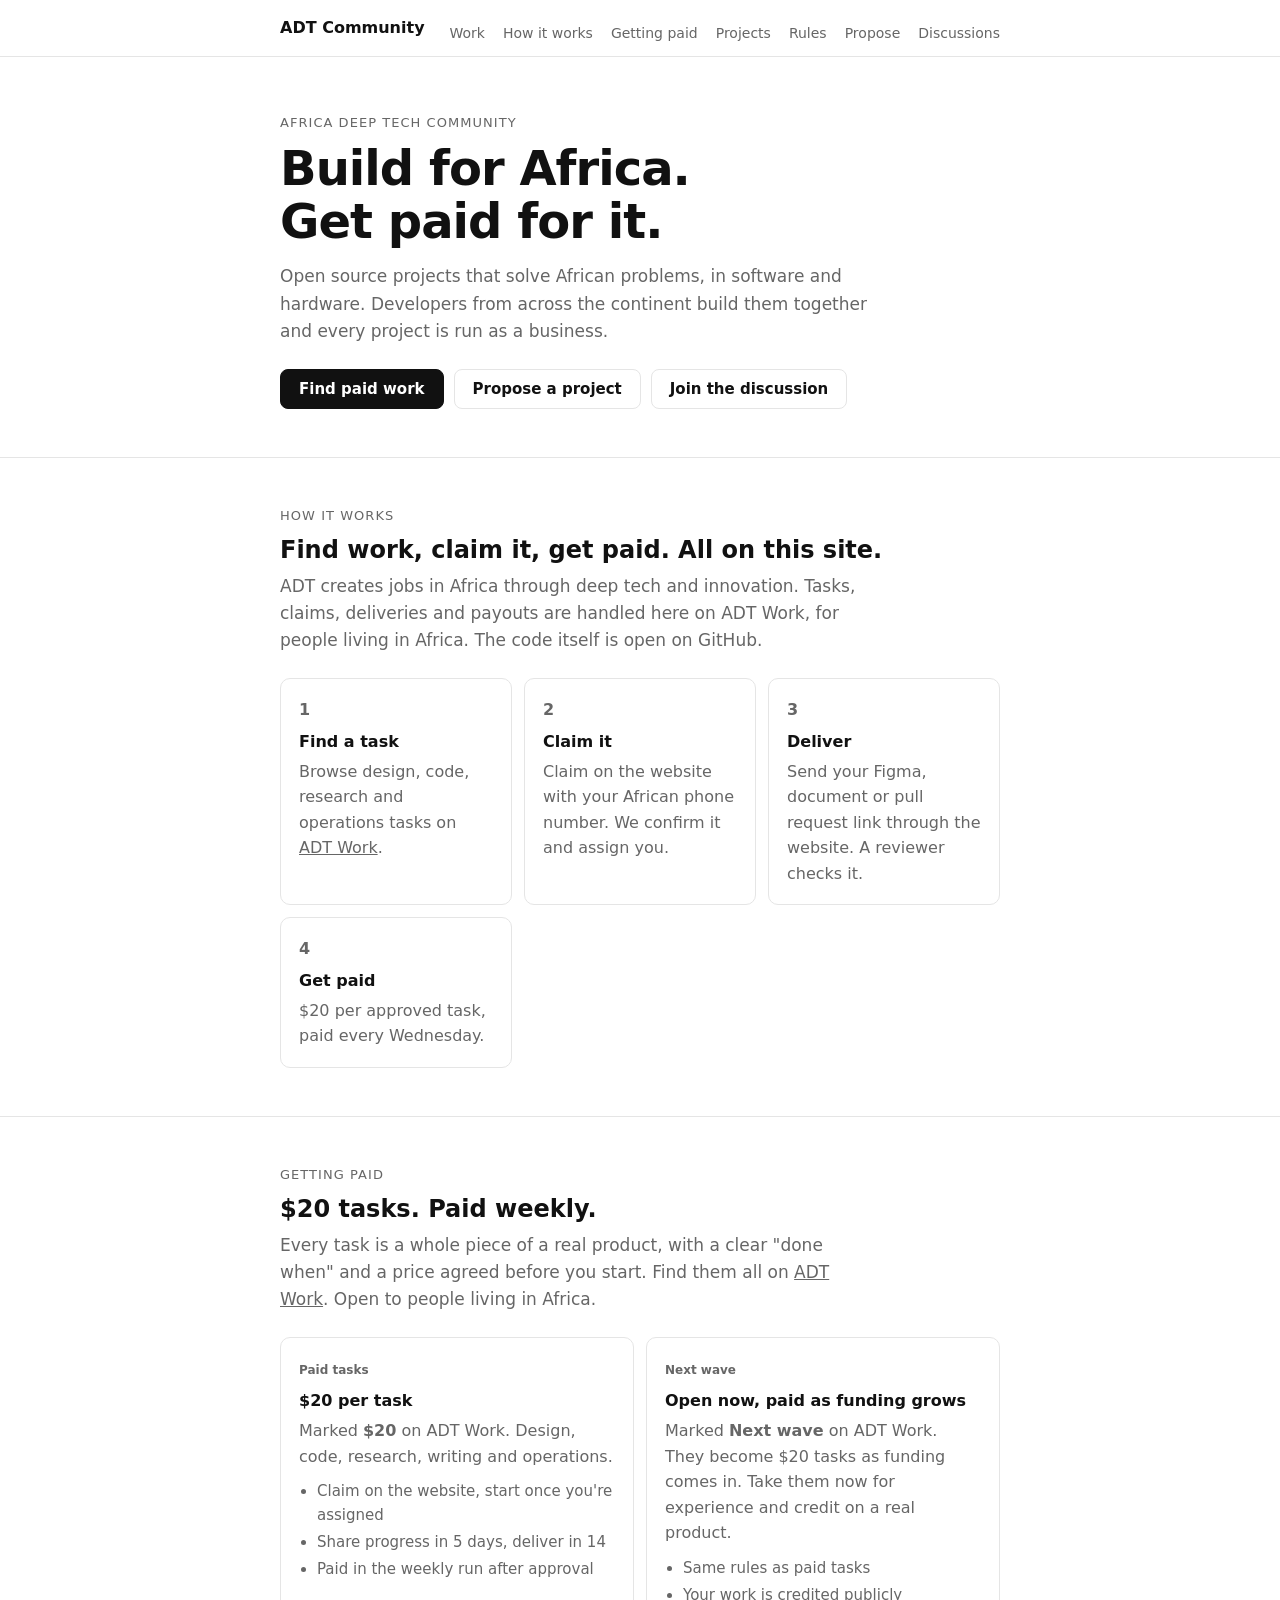
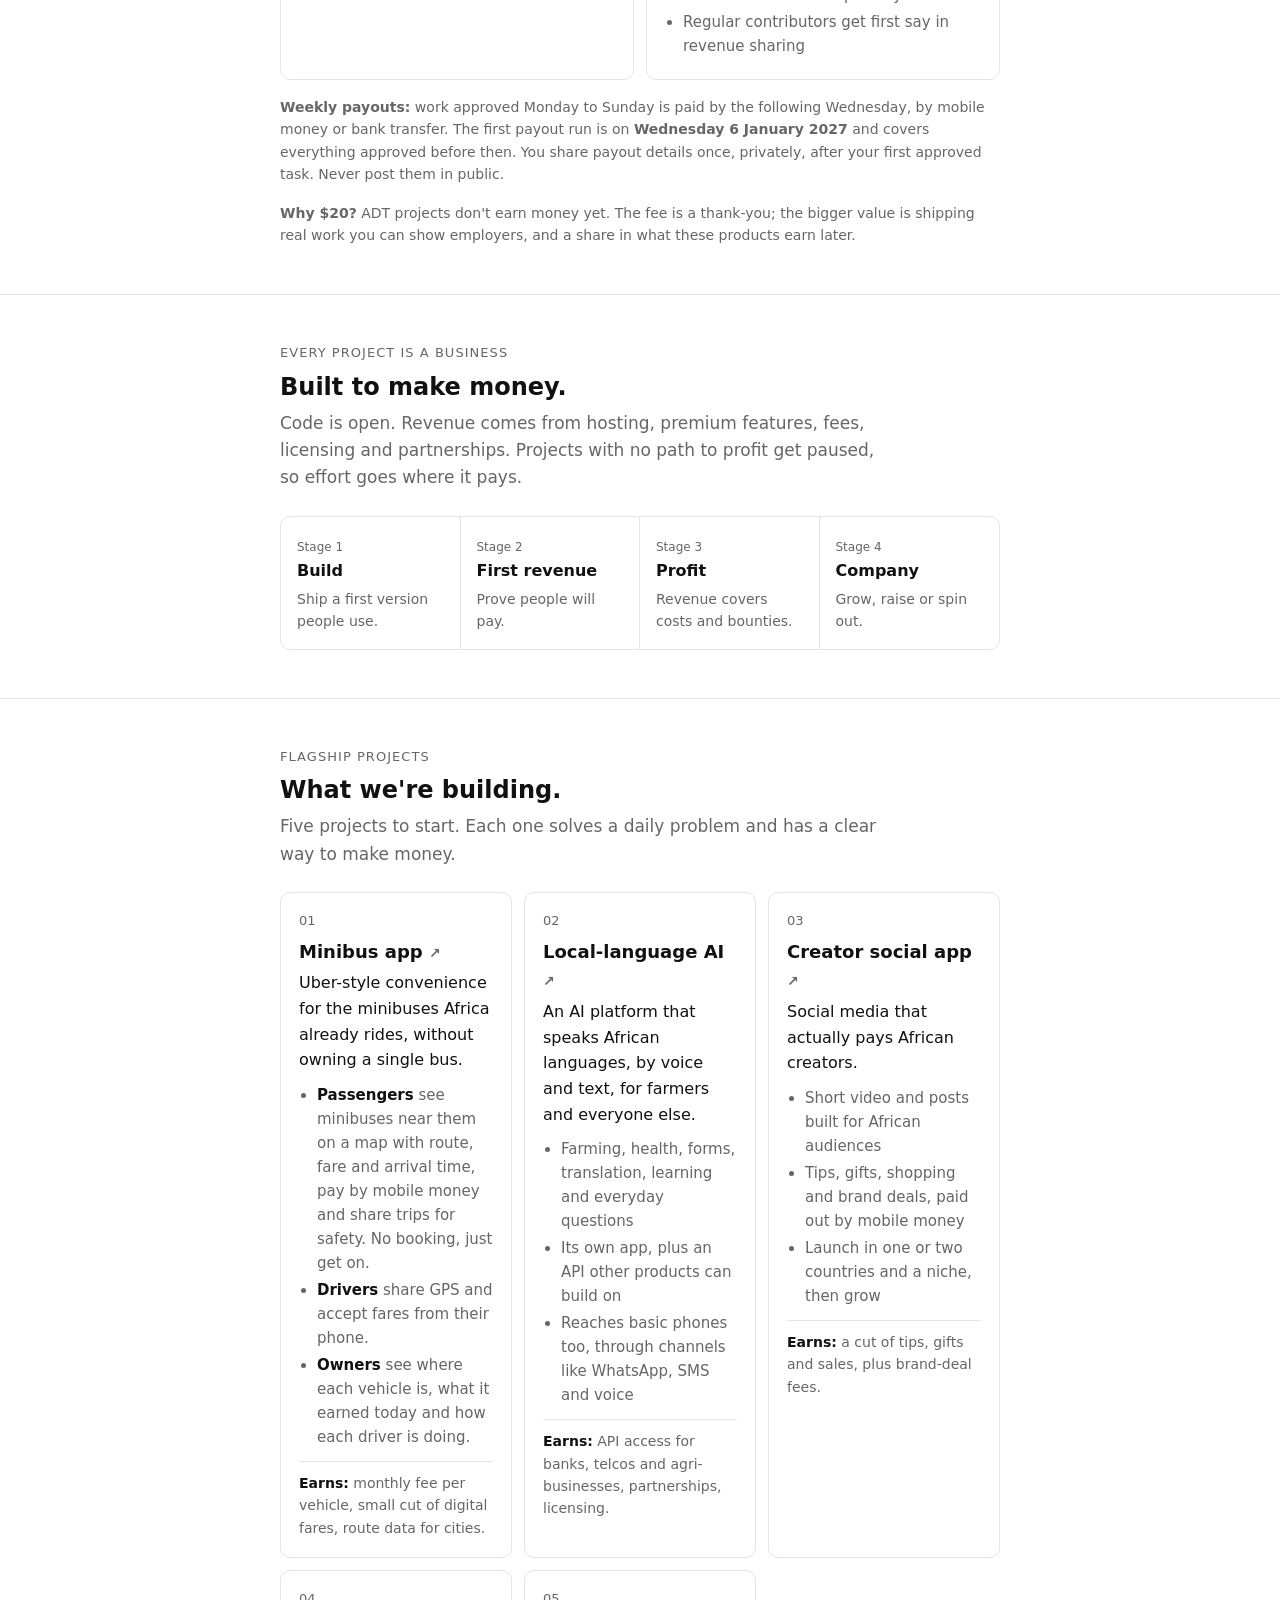
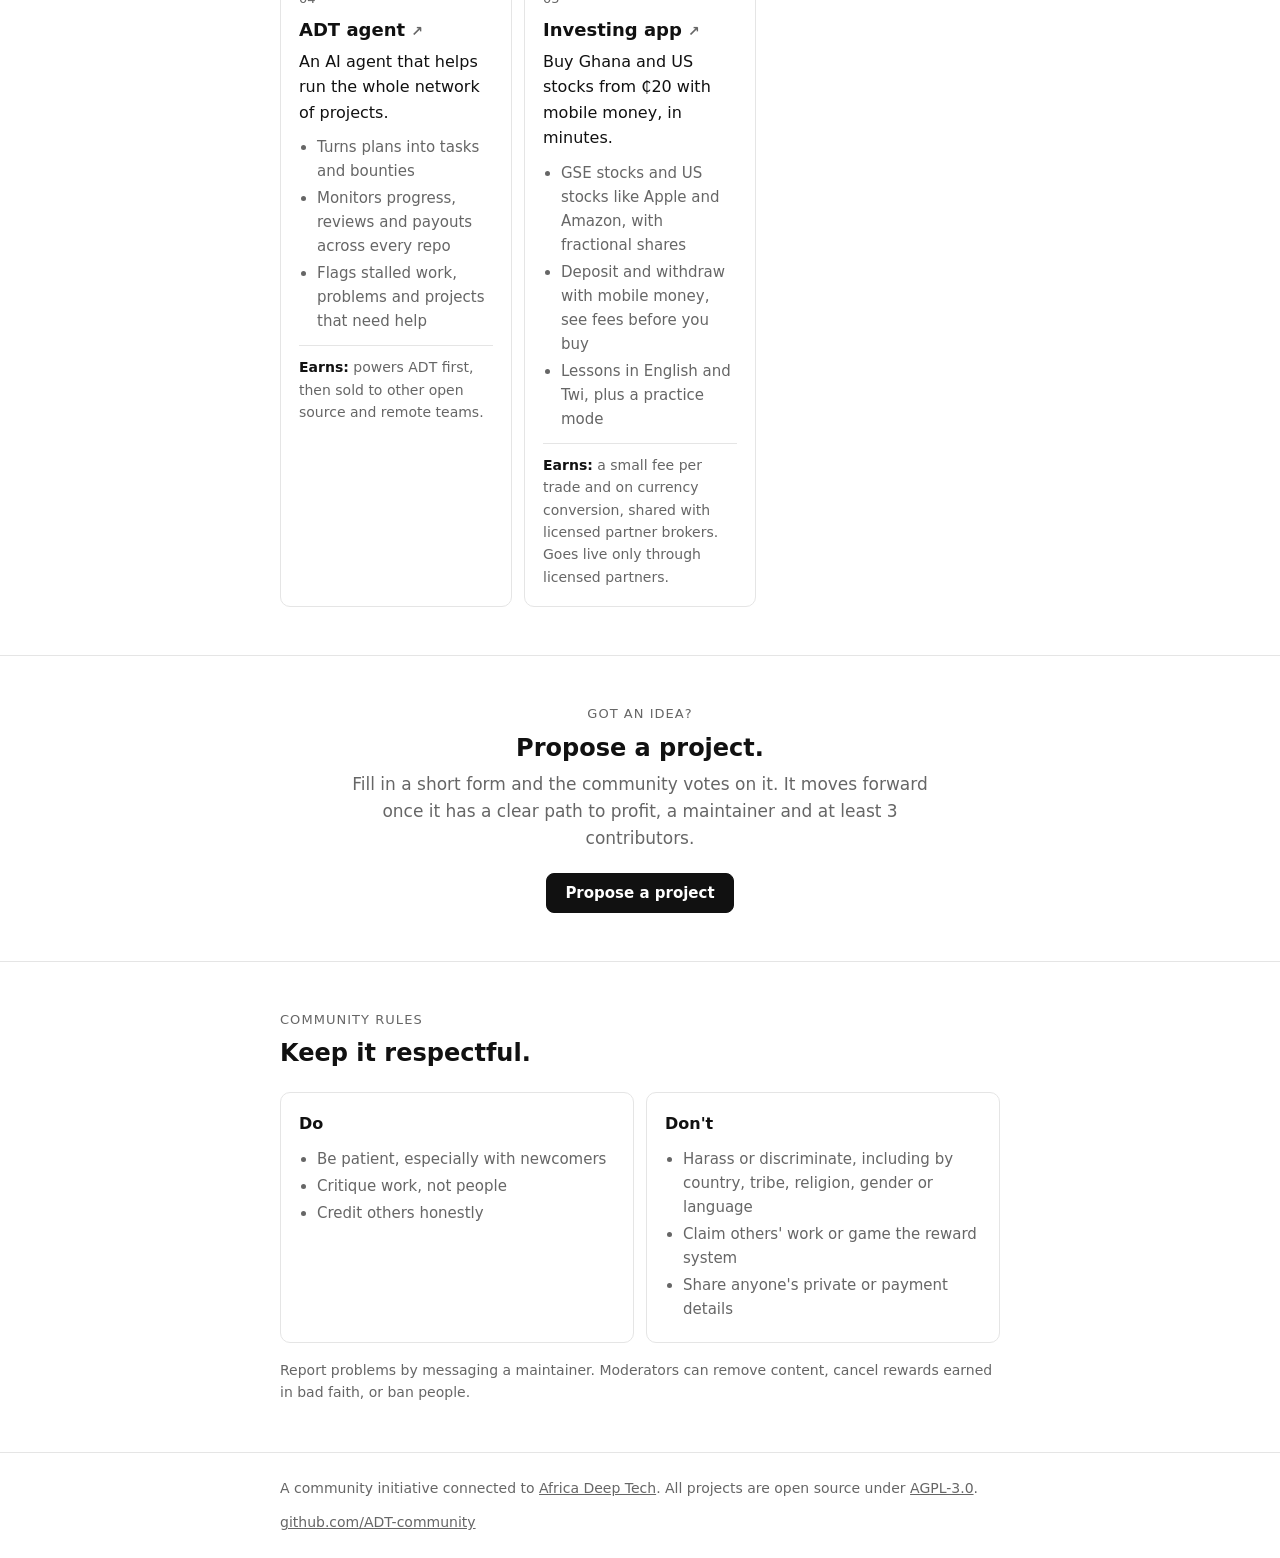
<file: index.html>
<!DOCTYPE html>
<html lang="en">
<head>
<meta charset="utf-8">
<meta name="viewport" content="width=device-width, initial-scale=1">
<title>ADT Forum — Build for Africa. Get paid.</title>
<meta name="description" content="Open source projects solving African problems. Developers across the continent build them together and get paid through bounties and goals.">
<link rel="stylesheet" href="style.css">
</head>
<body>

<nav><div class="wrap">
  <a class="logo" href="#">ADT Community</a>
  <ul>
    <li><a href="work.html">Work</a></li>
    <li><a href="#how">How it works</a></li>
    <li><a href="#paid">Getting paid</a></li>
    <li><a href="#projects">Projects</a></li>
    <li><a href="#rules">Rules</a></li>
    <li><a href="propose.html">Propose</a></li>
    <li><a href="https://github.com/ADT-community/adt-community.github.io/discussions">Discussions</a></li>
  </ul>
</div></nav>

<header class="hero"><div class="wrap">
  <p class="kicker">Africa Deep Tech community</p>
  <h1>Build for Africa.<br><em>Get paid</em> for it.</h1>
  <p class="lead">Open source projects that solve African problems, in software and hardware. Developers from across the continent build them together and every project is run as a business.</p>
  <div class="btns">
    <a class="btn primary" href="work.html">Find paid work</a>
    <a class="btn ghost" href="propose.html">Propose a project</a>
    <a class="btn ghost" href="https://github.com/ADT-community/adt-community.github.io/discussions">Join the discussion</a>
  </div>
</div></header>

<section id="how"><div class="wrap">
  <p class="kicker">How it works</p>
  <h2>Find work, claim it, get paid. All on this site.</h2>
  <p class="lead">ADT creates jobs in Africa through deep tech and innovation. Tasks, claims, deliveries and payouts are handled here on ADT Work, for people living in Africa. The code itself is open on GitHub.</p>
  <div class="grid">
    <div class="card"><div class="num">1</div><h3>Find a task</h3><p>Browse design, code, research and operations tasks on <a href="work.html">ADT Work</a>.</p></div>
    <div class="card"><div class="num">2</div><h3>Claim it</h3><p>Claim on the website with your African phone number. We confirm it and assign you.</p></div>
    <div class="card"><div class="num">3</div><h3>Deliver</h3><p>Send your Figma, document or pull request link through the website. A reviewer checks it.</p></div>
    <div class="card"><div class="num">4</div><h3>Get paid</h3><p>$20 per approved task, paid every Wednesday.</p></div>
  </div>
</div></section>

<section id="paid"><div class="wrap">
  <p class="kicker">Getting paid</p>
  <h2>$20 tasks. Paid weekly.</h2>
  <p class="lead">Every task is a whole piece of a real product, with a clear "done when" and a price agreed before you start. Find them all on <a href="work.html">ADT Work</a>. Open to people living in Africa.</p>
  <div class="pay">
    <div class="card">
      <span class="tag b">Paid tasks</span>
      <h3>$20 per task</h3>
      <p>Marked <b>$20</b> on ADT Work. Design, code, research, writing and operations.</p>
      <ul>
        <li>Claim on the website, start once you're assigned</li>
        <li>Share progress in 5 days, deliver in 14</li>
        <li>Paid in the weekly run after approval</li>
      </ul>
    </div>
    <div class="card">
      <span class="tag g">Next wave</span>
      <h3>Open now, paid as funding grows</h3>
      <p>Marked <b>Next wave</b> on ADT Work. They become $20 tasks as funding comes in. Take them now for experience and credit on a real product.</p>
      <ul>
        <li>Same rules as paid tasks</li>
        <li>Your work is credited publicly</li>
        <li>Regular contributors get first say in revenue sharing</li>
      </ul>
    </div>
  </div>
  <p class="note"><b>Weekly payouts:</b> work approved Monday to Sunday is paid by the following Wednesday, by mobile money or bank transfer. The first payout run is on <b>Wednesday 6 January 2027</b> and covers everything approved before then. You share payout details once, privately, after your first approved task. Never post them in public.</p>
  <p class="note"><b>Why $20?</b> ADT projects don't earn money yet. The fee is a thank-you; the bigger value is shipping real work you can show employers, and a share in what these products earn later.</p>
</div></section>

<section><div class="wrap">
  <p class="kicker">Every project is a business</p>
  <h2>Built to make money.</h2>
  <p class="lead">Code is open. Revenue comes from hosting, premium features, fees, licensing and partnerships. Projects with no path to profit get paused, so effort goes where it pays.</p>
  <div class="stages">
    <div class="stage"><small>Stage 1</small><h3>Build</h3><p>Ship a first version people use.</p></div>
    <div class="stage"><small>Stage 2</small><h3>First revenue</h3><p>Prove people will pay.</p></div>
    <div class="stage"><small>Stage 3</small><h3>Profit</h3><p>Revenue covers costs and bounties.</p></div>
    <div class="stage"><small>Stage 4</small><h3>Company</h3><p>Grow, raise or spin out.</p></div>
  </div>
</div></section>

<section id="projects"><div class="wrap">
  <p class="kicker">Flagship projects</p>
  <h2>What we're building.</h2>
  <p class="lead">Five projects to start. Each one solves a daily problem and has a clear way to make money.</p>
  <div class="flag">
    <article class="fp">
      <span class="no">01</span>
      <h3><a href="https://github.com/ADT-community/trans_sport">Minibus app <span>↗</span></a></h3>
      <p class="sum">Uber-style convenience for the minibuses Africa already rides, without owning a single bus.</p>
      <ul>
        <li><b>Passengers</b> see minibuses near them on a map with route, fare and arrival time, pay by mobile money and share trips for safety. No booking, just get on.</li>
        <li><b>Drivers</b> share GPS and accept fares from their phone.</li>
        <li><b>Owners</b> see where each vehicle is, what it earned today and how each driver is doing.</li>
      </ul>
      <p class="earn"><b>Earns:</b> monthly fee per vehicle, small cut of digital fares, route data for cities.</p>
    </article>
    <article class="fp">
      <span class="no">02</span>
      <h3><a href="https://github.com/ADT-community/locallity_ai">Local-language AI <span>↗</span></a></h3>
      <p class="sum">An AI platform that speaks African languages, by voice and text, for farmers and everyone else.</p>
      <ul>
        <li>Farming, health, forms, translation, learning and everyday questions</li>
        <li>Its own app, plus an API other products can build on</li>
        <li>Reaches basic phones too, through channels like WhatsApp, SMS and voice</li>
      </ul>
      <p class="earn"><b>Earns:</b> API access for banks, telcos and agri-businesses, partnerships, licensing.</p>
    </article>
    <article class="fp">
      <span class="no">03</span>
      <h3><a href="https://github.com/ADT-community/content_feed">Creator social app <span>↗</span></a></h3>
      <p class="sum">Social media that actually pays African creators.</p>
      <ul>
        <li>Short video and posts built for African audiences</li>
        <li>Tips, gifts, shopping and brand deals, paid out by mobile money</li>
        <li>Launch in one or two countries and a niche, then grow</li>
      </ul>
      <p class="earn"><b>Earns:</b> a cut of tips, gifts and sales, plus brand-deal fees.</p>
    </article>
    <article class="fp">
      <span class="no">04</span>
      <h3><a href="https://github.com/ADT-community/ADT_agent">ADT agent <span>↗</span></a></h3>
      <p class="sum">An AI agent that helps run the whole network of projects.</p>
      <ul>
        <li>Turns plans into tasks and bounties</li>
        <li>Monitors progress, reviews and payouts across every repo</li>
        <li>Flags stalled work, problems and projects that need help</li>
      </ul>
      <p class="earn"><b>Earns:</b> powers ADT first, then sold to other open source and remote teams.</p>
    </article>
    <article class="fp">
      <span class="no">05</span>
      <h3><a href="invest/">Investing app <span>↗</span></a></h3>
      <p class="sum">Buy Ghana and US stocks from ₵20 with mobile money, in minutes.</p>
      <ul>
        <li>GSE stocks and US stocks like Apple and Amazon, with fractional shares</li>
        <li>Deposit and withdraw with mobile money, see fees before you buy</li>
        <li>Lessons in English and Twi, plus a practice mode</li>
      </ul>
      <p class="earn"><b>Earns:</b> a small fee per trade and on currency conversion, shared with licensed partner brokers. Goes live only through licensed partners.</p>
    </article>
  </div>
</div></section>

<section class="cta"><div class="wrap">
  <p class="kicker">Got an idea?</p>
  <h2>Propose a project.</h2>
  <p class="lead">Fill in a short form and the community votes on it. It moves forward once it has a clear path to profit, a maintainer and at least 3 contributors.</p>
  <div class="btns">
    <a class="btn primary" href="propose.html">Propose a project</a>
  </div>
</div></section>

<section id="rules"><div class="wrap">
  <p class="kicker">Community rules</p>
  <h2>Keep it respectful.</h2>
  <div class="rules">
    <div class="card"><h3>Do</h3><ul>
      <li>Be patient, especially with newcomers</li>
      <li>Critique work, not people</li>
      <li>Credit others honestly</li>
    </ul></div>
    <div class="card"><h3>Don't</h3><ul>
      <li>Harass or discriminate, including by country, tribe, religion, gender or language</li>
      <li>Claim others' work or game the reward system</li>
      <li>Share anyone's private or payment details</li>
    </ul></div>
  </div>
  <p class="note">Report problems by messaging a maintainer. Moderators can remove content, cancel rewards earned in bad faith, or ban people.</p>
</div></section>

<footer><div class="wrap">
  <span>A community initiative connected to <a href="https://africadeeptech.org">Africa Deep Tech</a>. All projects are open source under <a href="https://www.gnu.org/licenses/agpl-3.0.html">AGPL-3.0</a>.</span>
  <a href="https://github.com/ADT-community">github.com/ADT-community</a>
</div></footer>

</body>
</html>
</file>
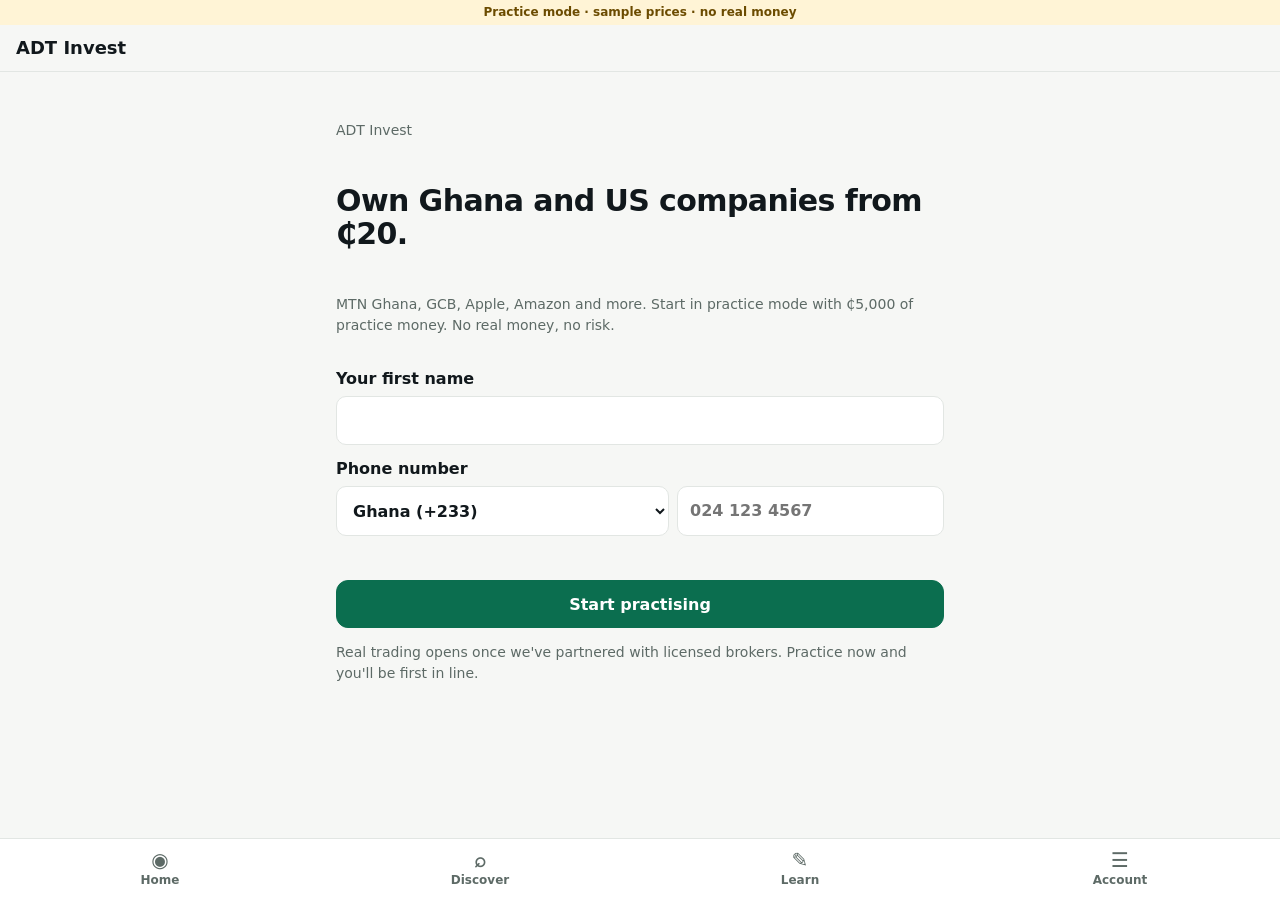
<file: invest/index.html>
<!DOCTYPE html>
<html lang="en">
<head>
<meta charset="utf-8">
<meta name="viewport" content="width=device-width, initial-scale=1, viewport-fit=cover">
<meta name="theme-color" content="#0b6e4f">
<title>ADT Invest · Practice</title>
<meta name="description" content="Buy Ghana and US shares from ₵20. Practice for free with ADT Invest.">
<link rel="stylesheet" href="styles.css">
</head>
<body>
<div class="practice-bar" role="note">Practice mode · sample prices · no real money</div>
<header class="top" id="top">
  <button class="icon back" id="back" aria-label="Back" hidden>←</button>
  <h1 id="title">ADT Invest</h1>
  <span class="cash" id="cash"></span>
</header>
<main id="view" tabindex="-1"></main>
<nav class="tabs" id="tabs" aria-label="Main">
  <a href="#home" data-tab="home"><span aria-hidden="true">◉</span>Home</a>
  <a href="#discover" data-tab="discover"><span aria-hidden="true">⌕</span>Discover</a>
  <a href="#learn" data-tab="learn"><span aria-hidden="true">✎</span>Learn</a>
  <a href="#account" data-tab="account"><span aria-hidden="true">☰</span>Account</a>
</nav>
<div class="sheet-bg" id="sheetbg" hidden></div>
<section class="sheet" id="sheet" role="dialog" aria-modal="true" hidden></section>
<div class="toast" id="toast" role="status" aria-live="polite" hidden></div>

<script src="../adt.js"></script>
<script src="data.js"></script>
<script src="lessons.js"></script>
<script src="app.js"></script>
</body>
</html>
</file>
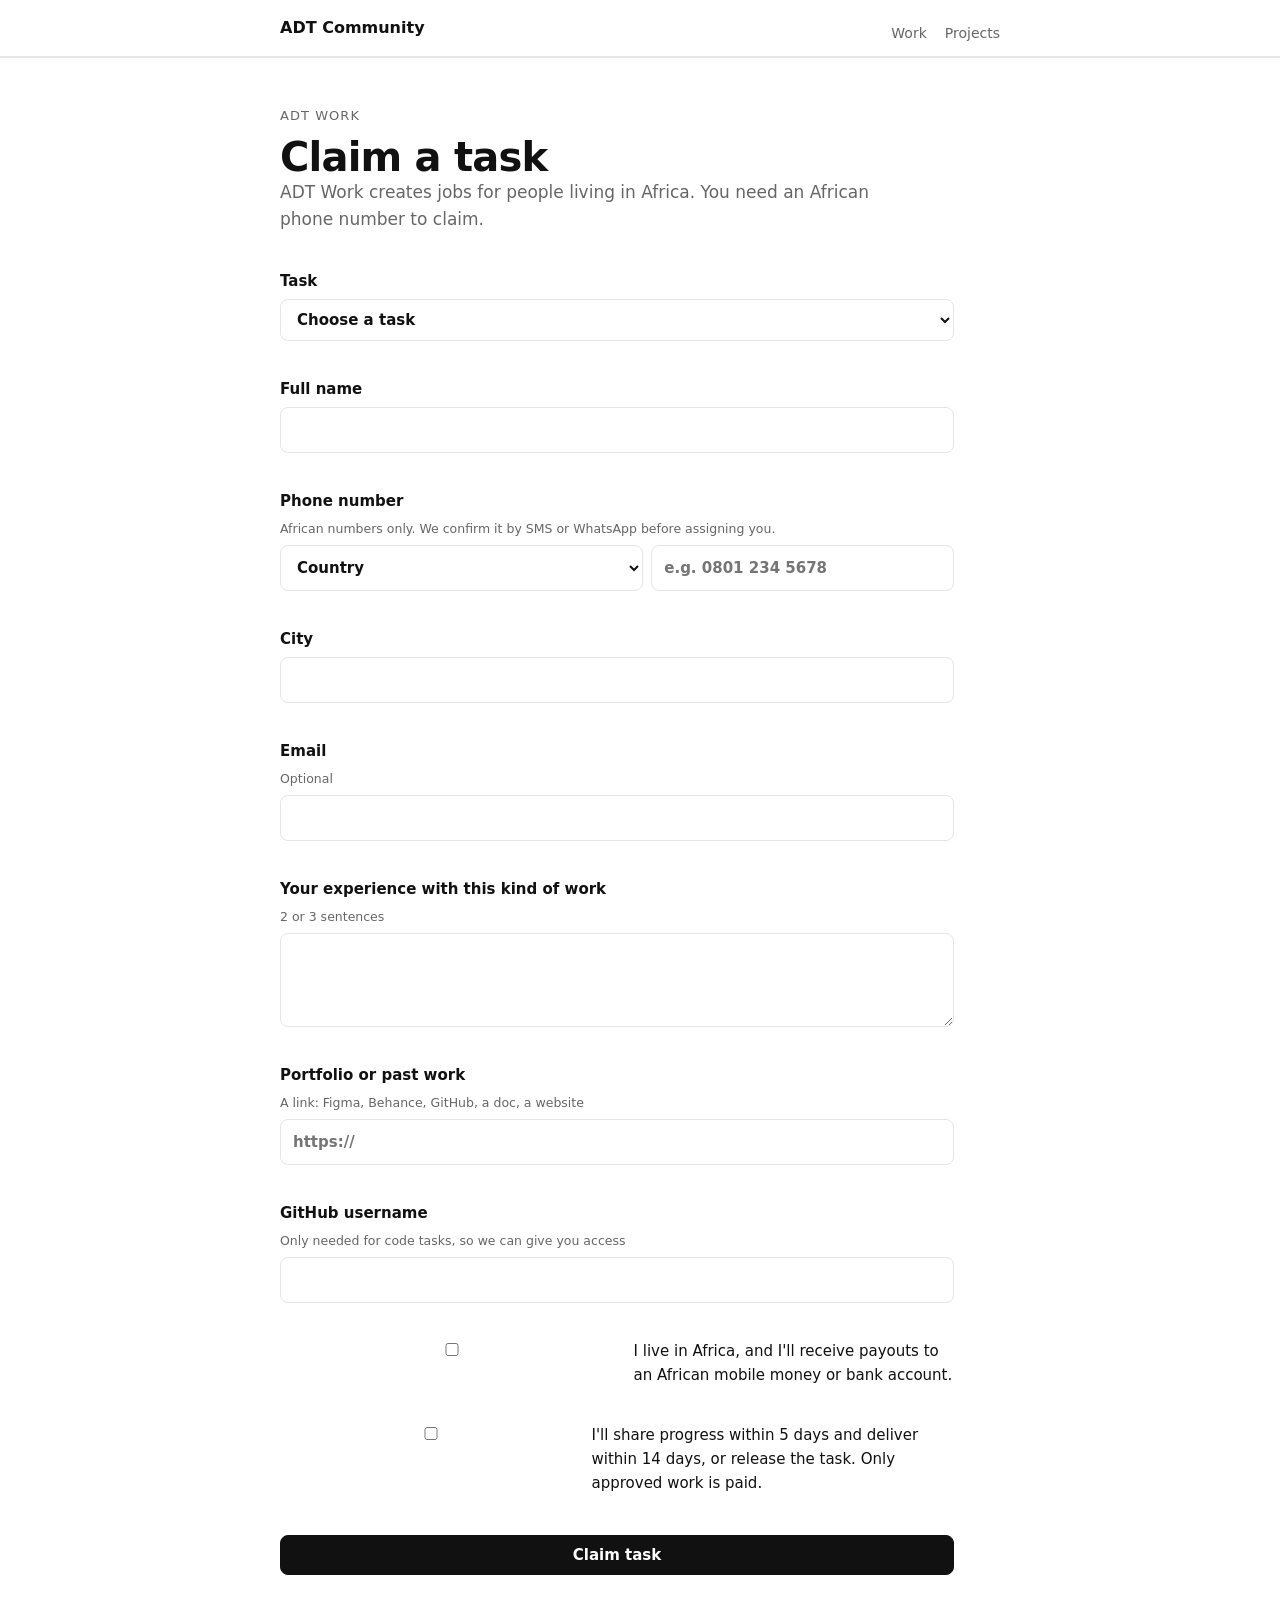
<file: claim.html>
<!DOCTYPE html>
<html lang="en">
<head>
<meta charset="utf-8">
<meta name="viewport" content="width=device-width, initial-scale=1">
<title>Claim a task · ADT Work</title>
<link rel="stylesheet" href="style.css">
<style>
  form { display: grid; gap: 16px; max-width: 560px; margin-top: 20px; }
  label { display: grid; gap: 6px; font-weight: 600; font-size: 15px; }
  label small { font-weight: 400; color: var(--muted); }
  input, select, textarea { font: inherit; padding: 10px 12px; border: 1px solid var(--line); border-radius: 8px; background: var(--bg); color: var(--text); }
  .phone { display: grid; grid-template-columns: minmax(0, 1.2fr) minmax(0, 1fr); gap: 8px; }
  .check { display: flex; gap: 10px; align-items: flex-start; font-weight: 400; }
  .check input { margin-top: 4px; }
  .err { color: #b3261e; font-size: 14px; min-height: 1em; }
  .ok { border: 1px solid var(--line); border-radius: 10px; padding: 16px; }
</style>
</head>
<body>
<nav><div class="wrap">
  <a class="logo" href="index.html">ADT Community</a>
  <ul><li><a href="work.html">Work</a></li><li><a href="index.html#projects">Projects</a></li></ul>
</div></nav>

<section><div class="wrap">
  <p class="kicker">ADT Work</p>
  <h1 style="font-size:clamp(26px,5vw,40px)">Claim a task</h1>
  <p class="lead" id="for">ADT Work creates jobs for people living in Africa. You need an African phone number to claim.</p>

  <form id="claim" novalidate>
    <input type="hidden" name="type" value="claim">
    <label>Task
      <select name="task" id="task" required></select>
    </label>
    <label>Full name
      <input name="name" autocomplete="name" required>
    </label>
    <label>Phone number <small>African numbers only. We confirm it by SMS or WhatsApp before assigning you.</small>
      <div class="phone">
        <select id="code" aria-label="Country code" required></select>
        <input id="local" inputmode="tel" autocomplete="tel-national" placeholder="e.g. 0801 234 5678" aria-label="Phone number" required>
      </div>
    </label>
    <label>City
      <input name="city" autocomplete="address-level2" required>
    </label>
    <label>Email <small>Optional</small>
      <input name="email" type="email" autocomplete="email">
    </label>
    <label>Your experience with this kind of work <small>2 or 3 sentences</small>
      <textarea name="experience" rows="3" required></textarea>
    </label>
    <label>Portfolio or past work <small>A link: Figma, Behance, GitHub, a doc, a website</small>
      <input name="portfolio" type="url" placeholder="https://">
    </label>
    <label>GitHub username <small>Only needed for code tasks, so we can give you access</small>
      <input name="github" autocomplete="username">
    </label>
    <label class="check"><input type="checkbox" name="lives_in_africa" value="yes" required>
      <span>I live in Africa, and I'll receive payouts to an African mobile money or bank account.</span></label>
    <label class="check"><input type="checkbox" name="agrees_rules" value="yes" required>
      <span>I'll share progress within 5 days and deliver within 14 days, or release the task. Only approved work is paid.</span></label>
    <p class="err" id="err" role="alert"></p>
    <button class="btn primary" type="submit">Claim task</button>
  </form>
  <div id="done" hidden></div>
</div></section>

<script src="adt.js"></script>
<script>
(async () => {
  const id = new URLSearchParams(location.search).get("id");
  const sel = document.getElementById("task");
  adtPhoneSelect(document.getElementById("code"));
  try {
    const tasks = (await adtLoadTasks()).filter(t => t.status === "open");
    sel.innerHTML = '<option value="">Choose a task</option>' + tasks.map(t =>
      `<option value="${adtEsc(t.id)}">${adtEsc(t.title)} (${t.paid ? "$" + t.reward : "next wave"})</option>`).join("");
    if (id) sel.value = id;
  } catch (e) { sel.innerHTML = '<option value="">Couldn\'t load tasks</option>'; }

  document.getElementById("claim").addEventListener("submit", async ev => {
    ev.preventDefault();
    const f = ev.target, err = document.getElementById("err");
    err.textContent = "";
    const phone = adtValidPhone(document.getElementById("code").value, document.getElementById("local").value);
    if (!sel.value) return (err.textContent = "Choose a task.");
    if (!phone) return (err.textContent = "Enter an African phone number: pick your country, then your number.");
    if (!f.checkValidity()) return (err.textContent = "Please fill in every required field and tick both boxes.");
    const btn = f.querySelector("button"); btn.disabled = true; btn.textContent = "Sending…";
    try {
      const r = await adtSend(f, { phone, task_title: sel.options[sel.selectedIndex].text, page: location.href });
      const done = document.getElementById("done");
      if (r.notReady) {
        err.textContent = "Claims open very soon. Please check back in a few days.";
        btn.disabled = false; btn.textContent = "Claim task"; return;
      }
      if (!r.ok) throw new Error();
      f.hidden = true; done.hidden = false;
      done.innerHTML = `<div class="ok"><h3>Claim received</h3><p>We'll message ${adtEsc(phone)} to confirm your number and assign you, usually within 2 days. Don't start until you're assigned, so nobody duplicates work.</p><p><a href="work.html">Back to tasks</a></p></div>`;
    } catch (e) {
      err.textContent = "Couldn't send your claim. Check your connection and try again.";
      btn.disabled = false; btn.textContent = "Claim task";
    }
  });
})();
</script>
</body>
</html>
</file>
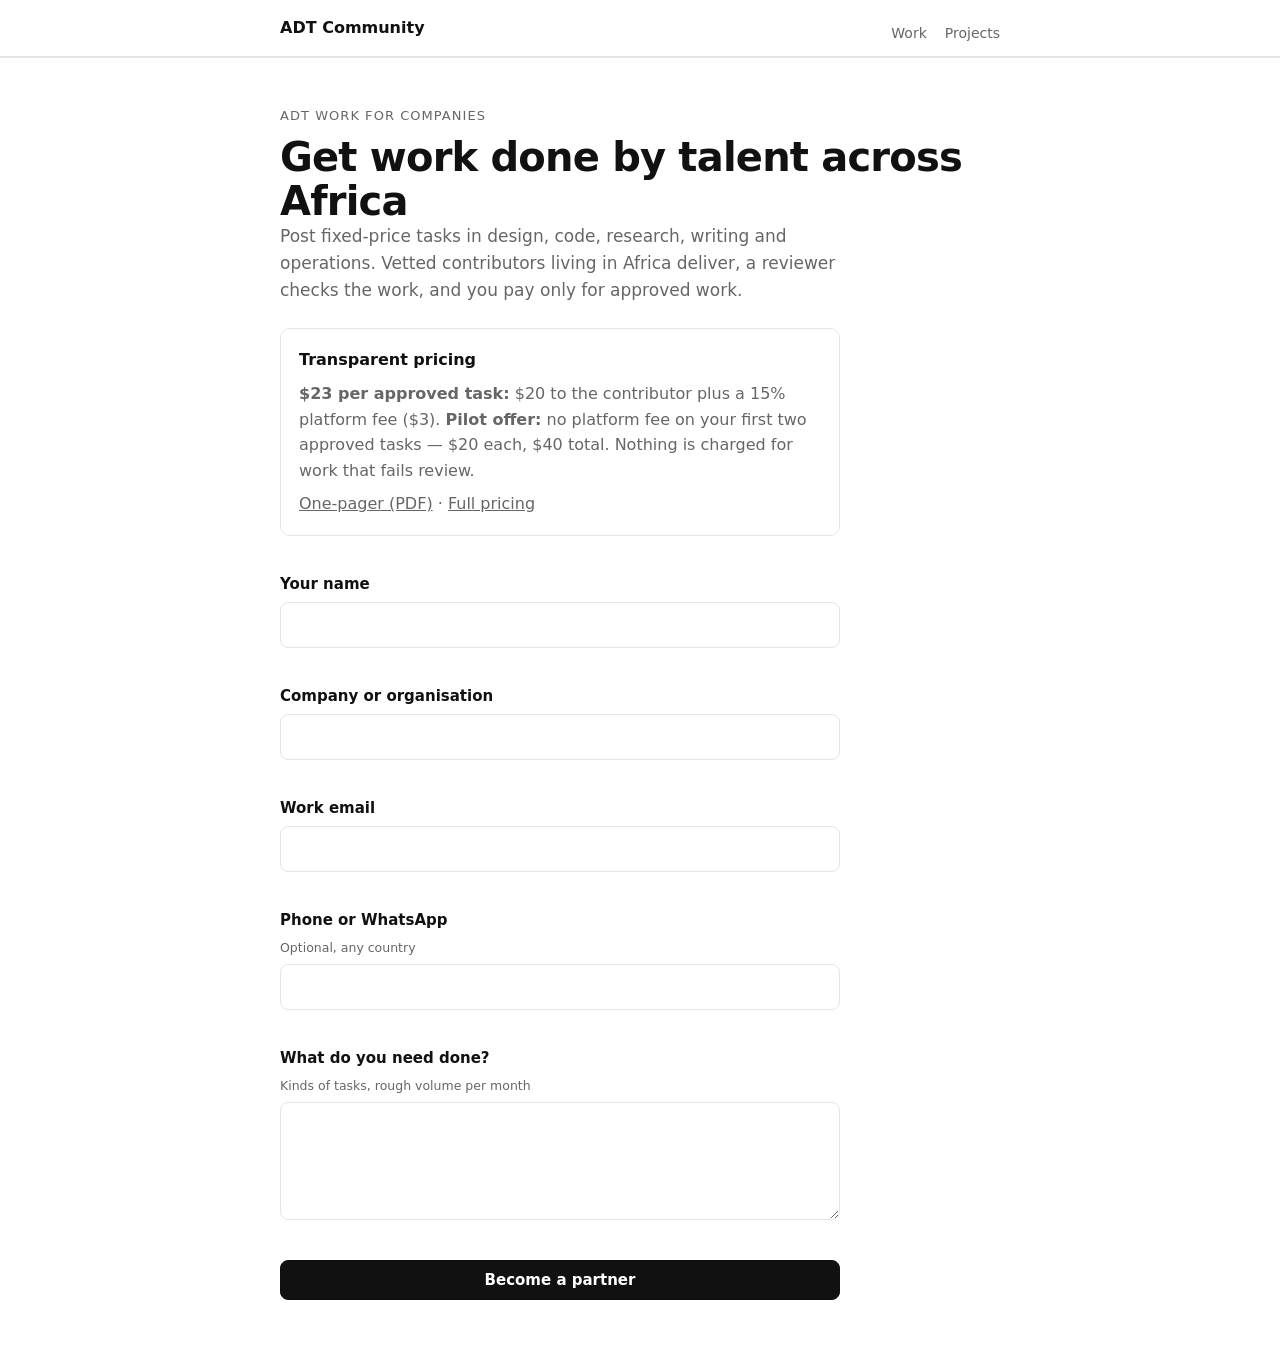
<file: partner.html>
<!DOCTYPE html>
<html lang="en">
<head>
<meta charset="utf-8">
<meta name="viewport" content="width=device-width, initial-scale=1">
<title>Partner with ADT Work</title>
<link rel="stylesheet" href="style.css">
<style>
  form { display: grid; gap: 16px; max-width: 560px; margin-top: 20px; }
  label { display: grid; gap: 6px; font-weight: 600; font-size: 15px; }
  label small { font-weight: 400; color: var(--muted); }
  input, select, textarea { font: inherit; padding: 10px 12px; border: 1px solid var(--line); border-radius: 8px; background: var(--bg); color: var(--text); }
  .phone { display: grid; grid-template-columns: minmax(0, 1.2fr) minmax(0, 1fr); gap: 8px; }
  .err { color: #b3261e; font-size: 14px; min-height: 1em; }
  .ok { border: 1px solid var(--line); border-radius: 10px; padding: 16px; }
  .panel { margin-top: 24px; max-width: 560px; }
  .panel p { margin-top: 8px; }
</style>
</head>
<body>
<nav><div class="wrap">
  <a class="logo" href="index.html">ADT Community</a>
  <ul><li><a href="work.html">Work</a></li><li><a href="index.html#projects">Projects</a></li></ul>
</div></nav>

<section><div class="wrap">
  <p class="kicker">ADT Work for companies</p>
  <h1 style="font-size:clamp(26px,5vw,40px)">Get work done by talent across Africa</h1>
  <p class="lead">Post fixed-price tasks in design, code, research, writing and operations. Vetted contributors living in Africa deliver, a reviewer checks the work, and you pay only for approved work.</p>

  <div class="panel">
    <h3>Transparent pricing</h3>
    <p><b>$23 per approved task:</b> $20 to the contributor plus a 15% platform fee ($3). <b>Pilot offer:</b> no platform fee on your first two approved tasks — $20 each, $40 total. Nothing is charged for work that fails review.</p>
    <p><a href="docs/sales/one-pager.pdf">One-pager (PDF)</a> · <a href="docs/sales/pricing.md">Full pricing</a></p>
  </div>

  <form id="partner" novalidate>
    <input type="hidden" name="type" value="partner">
    <label>Your name <input name="name" autocomplete="name" required></label>
    <label>Company or organisation <input name="company" autocomplete="organization" required></label>
    <label>Work email <input name="email" type="email" autocomplete="email" required></label>
    <label>Phone or WhatsApp <small>Optional, any country</small> <input name="phone" inputmode="tel" autocomplete="tel"></label>
    <label>What do you need done? <small>Kinds of tasks, rough volume per month</small>
      <textarea name="needs" rows="4" required></textarea></label>
    <p class="err" id="err" role="alert"></p>
    <button class="btn primary" type="submit">Become a partner</button>
  </form>
  <div id="done" hidden></div>
</div></section>

<script src="adt.js"></script>
<script>
document.getElementById("partner").addEventListener("submit", async ev => {
  ev.preventDefault();
  const f = ev.target, err = document.getElementById("err");
  err.textContent = "";
  if (!f.checkValidity()) return (err.textContent = "Please fill in your name, company, a valid email and what you need.");
  const btn = f.querySelector("button"); btn.disabled = true; btn.textContent = "Sending…";
  try {
    const r = await adtSend(f);
    if (r.notReady) { err.textContent = "Partner sign-up opens very soon."; btn.disabled = false; btn.textContent = "Become a partner"; return; }
    if (!r.ok) throw new Error();
    f.hidden = true;
    const d = document.getElementById("done"); d.hidden = false;
    d.innerHTML = '<div class="ok"><h3>Thanks</h3><p>We will be in touch within 2 working days.</p></div>';
  } catch (e) { err.textContent = "Couldn't send. Please try again."; btn.disabled = false; btn.textContent = "Become a partner"; }
});
</script>
</body>
</html>
</file>
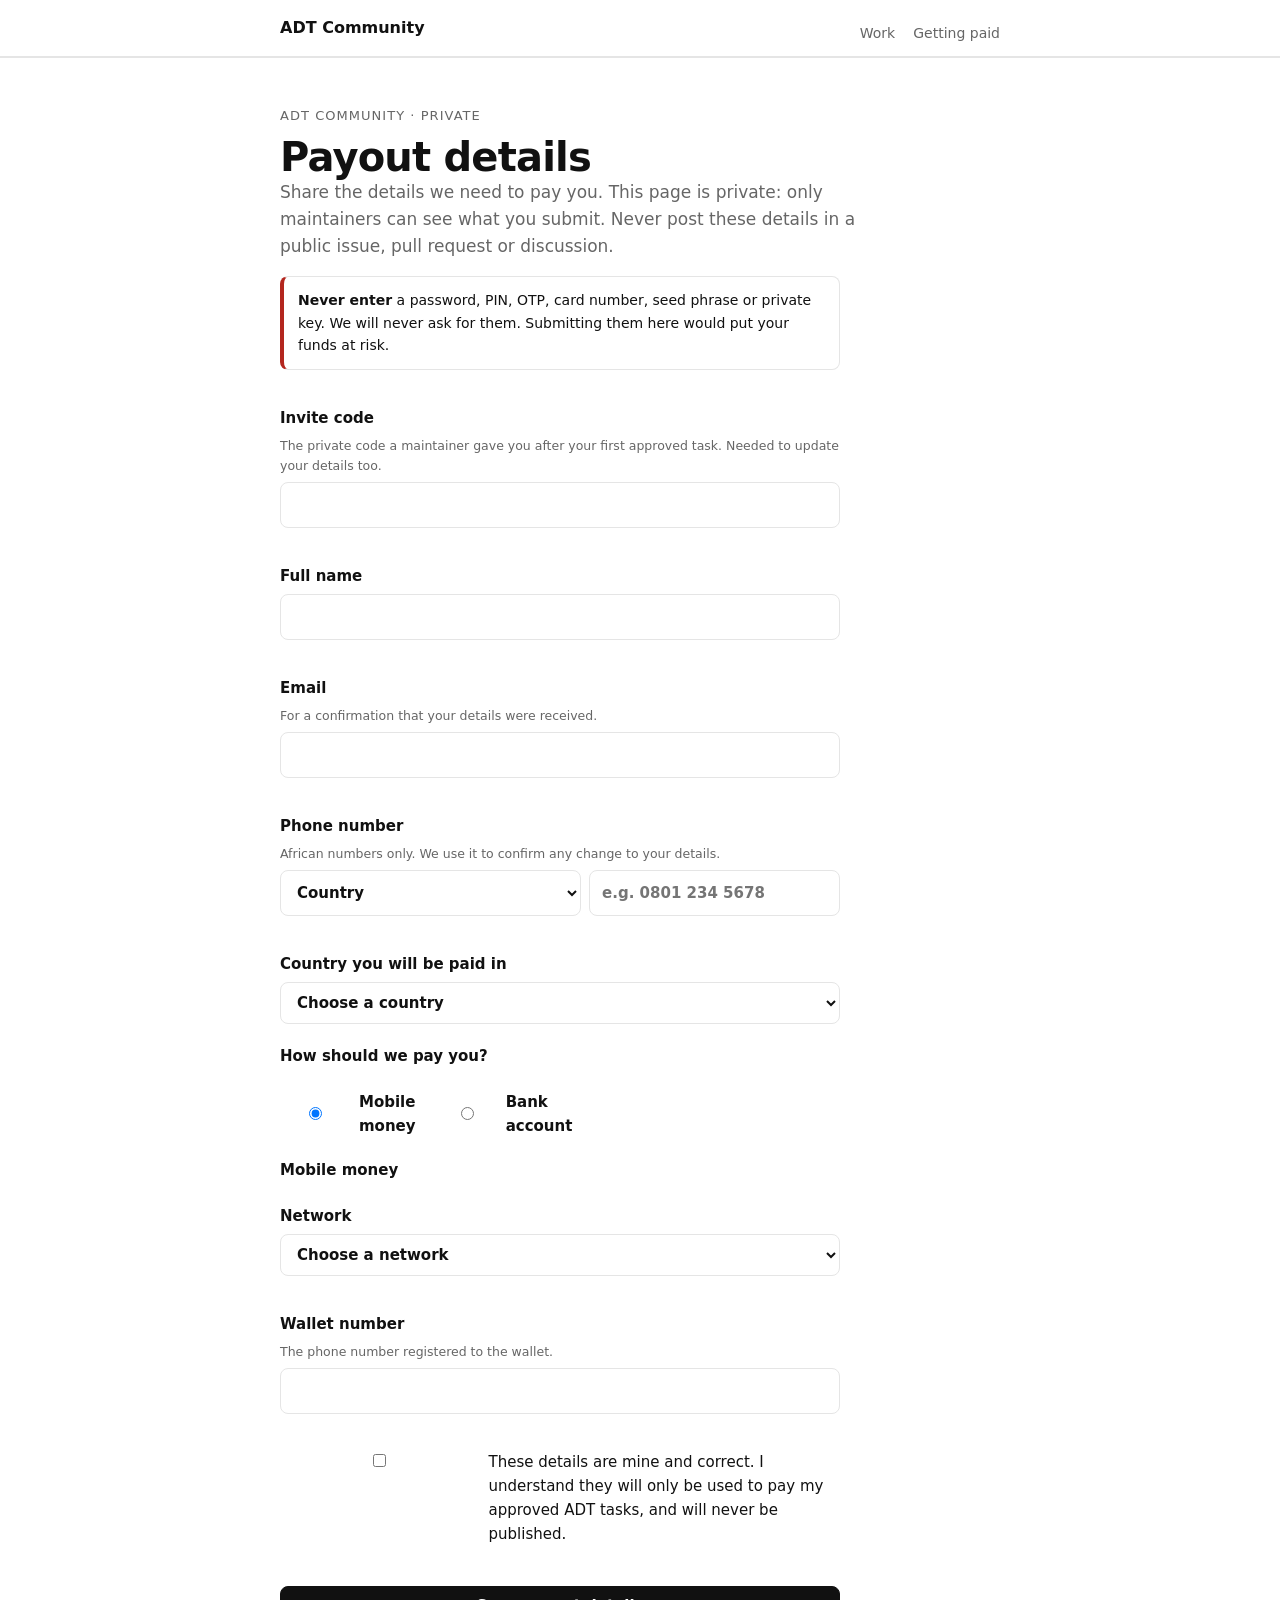
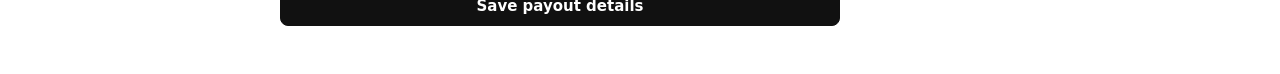
<file: payout-form.html>
<!DOCTYPE html>
<html lang="en">
<head>
<meta charset="utf-8">
<meta name="viewport" content="width=device-width, initial-scale=1">
<meta name="robots" content="noindex, nofollow">
<title>Payout details · ADT Community</title>
<link rel="stylesheet" href="style.css">
<style>
  form { display: grid; gap: 16px; max-width: 560px; margin-top: 20px; }
  label { display: grid; gap: 6px; font-weight: 600; font-size: 15px; }
  label small { font-weight: 400; color: var(--muted); }
  input, select, textarea { font: inherit; padding: 10px 12px; border: 1px solid var(--line); border-radius: 8px; background: var(--bg); color: var(--text); }
  .phone { display: grid; grid-template-columns: minmax(0, 1.2fr) minmax(0, 1fr); gap: 8px; }
  .check { display: flex; gap: 10px; align-items: flex-start; font-weight: 400; }
  .check input { margin-top: 4px; }
  .err { color: #b3261e; font-size: 14px; min-height: 1em; }
  .ok { border: 1px solid var(--line); border-radius: 10px; padding: 16px; }
  .warn { border: 1px solid var(--line); border-left: 4px solid #b3261e; border-radius: 8px; padding: 12px 14px; font-size: 14px; max-width: 560px; margin-top: 16px; }
  fieldset { border: 0; padding: 0; margin: 0; display: grid; gap: 16px; }
  fieldset[hidden] { display: none; }
  legend { font-weight: 700; font-size: 15px; margin-bottom: 6px; }
  .methods { display: flex; gap: 18px; font-weight: 400; }
  .methods label { display: flex; align-items: center; gap: 8px; }
  .methods input { margin: 0; }
  .disabled-note { border: 1px solid var(--line); border-radius: 8px; padding: 12px 14px; font-size: 14px; max-width: 560px; margin-top: 16px; }
</style>
</head>
<body>
<nav><div class="wrap">
  <a class="logo" href="index.html">ADT Community</a>
  <ul><li><a href="work.html">Work</a></li><li><a href="index.html#paid">Getting paid</a></li></ul>
</div></nav>

<section><div class="wrap">
  <p class="kicker">ADT Community · private</p>
  <h1 style="font-size:clamp(26px,5vw,40px)">Payout details</h1>
  <p class="lead">Share the details we need to pay you. This page is private: only maintainers can see what you submit. Never post these details in a public issue, pull request or discussion.</p>

  <div class="warn"><b>Never enter</b> a password, PIN, OTP, card number, seed phrase or private key. We will never ask for them. Submitting them here would put your funds at risk.</div>

  <p class="disabled-note" id="disabled" hidden>Payout details submission is not enabled on this deployment. Please contact a maintainer.</p>

  <form id="payout" novalidate>
    <label>Invite code <small>The private code a maintainer gave you after your first approved task. Needed to update your details too.</small>
      <input name="invite_code" autocomplete="off" required>
    </label>
    <label>Full name
      <input name="name" autocomplete="name" required>
    </label>
    <label>Email <small>For a confirmation that your details were received.</small>
      <input name="email" type="email" autocomplete="email" required>
    </label>
    <label>Phone number <small>African numbers only. We use it to confirm any change to your details.</small>
      <div class="phone">
        <select id="code" aria-label="Country code" required></select>
        <input id="local" inputmode="tel" autocomplete="tel-national" placeholder="e.g. 0801 234 5678" aria-label="Phone number" required>
      </div>
    </label>
    <label>Country you will be paid in
      <select name="country" id="country" required></select>
    </label>

    <fieldset>
      <legend>How should we pay you?</legend>
      <div class="methods">
        <label><input type="radio" name="method" value="mobile_money" checked> Mobile money</label>
        <label><input type="radio" name="method" value="bank"> Bank account</label>
      </div>
    </fieldset>

    <fieldset id="momo">
      <legend>Mobile money</legend>
      <label>Network
        <select name="network" id="network">
          <option value="">Choose a network</option>
          <option>MTN MoMo</option><option>M-Pesa</option><option>Airtel Money</option>
          <option>Orange Money</option><option>Wave</option><option>Telecel Cash</option>
          <option>AirtelTigo Money</option><option>Other</option>
        </select>
      </label>
      <label>Wallet number <small>The phone number registered to the wallet.</small>
        <input name="wallet" id="wallet" inputmode="tel" autocomplete="tel">
      </label>
    </fieldset>

    <fieldset id="bank" hidden>
      <legend>Bank account</legend>
      <label>Bank name
        <input name="bank_name" autocomplete="organization">
      </label>
      <label>Account number
        <input name="account_number" inputmode="numeric">
      </label>
      <label>Branch / sort code <small>Optional, if your bank needs it.</small>
        <input name="branch">
      </label>
    </fieldset>

    <label class="check"><input type="checkbox" name="owns_details" value="yes" required>
      <span>These details are mine and correct. I understand they will only be used to pay my approved ADT tasks, and will never be published.</span></label>
    <p class="err" id="err" role="alert"></p>
    <button class="btn primary" type="submit">Save payout details</button>
  </form>
  <div id="done" hidden></div>
</div></section>

<script src="adt.js"></script>
<script src="payout-config.js"></script>
<script>
(() => {
  const $ = id => document.getElementById(id);
  const form = $("payout"), err = $("err");
  const phoneSelect = $("code"), countrySelect = $("country");
  const momo = $("momo"), bank = $("bank");

  const sorted = [...AFRICAN_CODES].sort((a, b) => a[1].localeCompare(b[1]));
  adtPhoneSelect(phoneSelect);
  countrySelect.innerHTML = '<option value="">Choose a country</option>' +
    sorted.map(([, name]) => `<option value="${adtEsc(name)}">${adtEsc(name)}</option>`).join("");

  function syncMethod() {
    const method = form.querySelector('input[name="method"]:checked').value;
    momo.hidden = method !== "mobile_money";
    bank.hidden = method !== "bank";
    $("network").required = $("wallet").required = method === "mobile_money";
    f.bank_name.required = f.account_number.required = method === "bank";
  }
  form.querySelectorAll('input[name="method"]').forEach(el => el.addEventListener("change", syncMethod));
  syncMethod();

  if (!PAYOUT_FORM_ENABLED || !PAYOUT_FORM_ENDPOINT) {
    $("disabled").hidden = false;
    form.querySelector("button").disabled = true;
  }

  form.addEventListener("submit", async ev => {
    ev.preventDefault();
    err.textContent = "";
    if (!PAYOUT_FORM_ENABLED || !PAYOUT_FORM_ENDPOINT) {
      err.textContent = "Payout details submission is not enabled on this deployment. Please contact a maintainer.";
      return;
    }
    const f = ev.target;
    const phone = adtValidPhone(phoneSelect.value, $("local").value);
    if (!f.invite_code.value.trim()) return (err.textContent = "Enter your invite code.");
    if (!f.name.value.trim()) return (err.textContent = "Enter your full name.");
    if (!f.email.value.trim()) return (err.textContent = "Enter your email.");
    if (!phone) return (err.textContent = "Enter an African phone number: pick your country, then your number.");
    if (!countrySelect.value) return (err.textContent = "Choose the country you will be paid in.");
    const method = f.querySelector('input[name="method"]:checked').value;
    if (method === "mobile_money" && (!$("network").value || !f.wallet.value.trim()))
      return (err.textContent = "Choose your network and enter your wallet number.");
    if (method === "bank" && (!f.bank_name.value.trim() || !f.account_number.value.trim()))
      return (err.textContent = "Enter your bank name and account number.");
    if (!f.owns_details.checked) return (err.textContent = "Please confirm the details are yours.");

    const data = Object.fromEntries(new FormData(f).entries());
    Object.assign(data, { phone, country: countrySelect.value, page: location.href, submitted_at: new Date().toISOString() });
    const btn = f.querySelector("button");
    btn.disabled = true; btn.textContent = "Sending…";
    try {
      const res = await fetch(PAYOUT_FORM_ENDPOINT, {
        method: "POST",
        headers: { "Content-Type": "application/json", Accept: "application/json" },
        body: JSON.stringify(data)
      });
      if (!res.ok) throw new Error("HTTP " + res.status);
      f.hidden = true;
      $("done").hidden = false;
      $("done").innerHTML = '<div class="ok"><h3>Details received</h3><p>Only maintainers can see them. We will use them solely to pay your approved tasks. Keep your invite code safe — submit this form again if your details change.</p><p><a href="work.html">Back to ADT Work</a></p></div>';
    } catch (e) {
      err.textContent = "Couldn't send your details. Check your connection and try again, or contact a maintainer.";
      btn.disabled = false; btn.textContent = "Save payout details";
    }
  });
})();
</script>
</body>
</html>
</file>
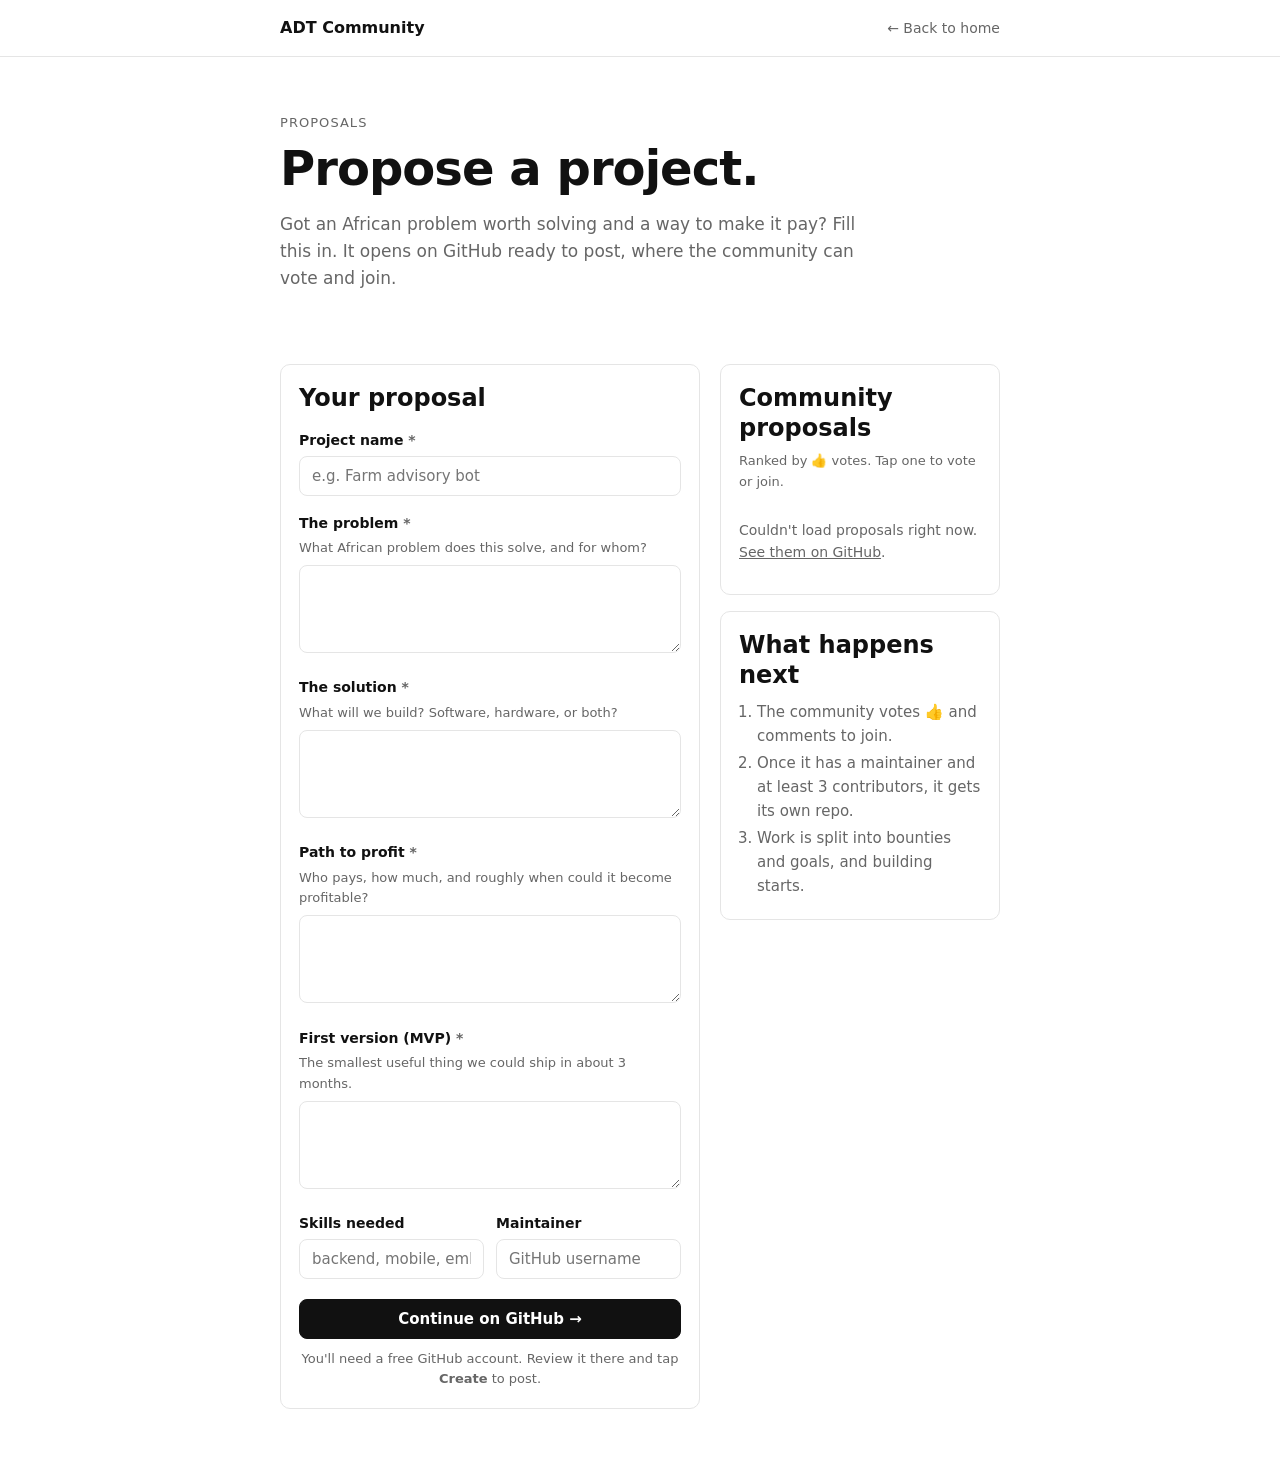
<file: propose.html>
<!DOCTYPE html>
<html lang="en">
<head>
<meta charset="utf-8">
<meta name="viewport" content="width=device-width, initial-scale=1">
<title>Propose a project — ADT Forum</title>
<meta name="description" content="Propose an open source project that solves an African problem, and vote on proposals from the community.">
<link rel="stylesheet" href="style.css">
</head>
<body>

<nav><div class="wrap">
  <a class="logo" href="./">ADT Community</a>
  <a class="back" href="./">← Back to home</a>
</div></nav>

<header><div class="wrap">
  <p class="kicker">Proposals</p>
  <h1>Propose a project.</h1>
  <p class="lead">Got an African problem worth solving and a way to make it pay? Fill this in. It opens on GitHub ready to post, where the community can vote and join.</p>
</div></header>

<main class="wrap layout">
  <form class="panel" id="form" novalidate>
    <h2>Your proposal</h2>

    <label for="name">Project name <span class="req">*</span></label>
    <input id="name" maxlength="80" placeholder="e.g. Farm advisory bot">

    <label for="problem">The problem <span class="req">*</span></label>
    <p class="hint">What African problem does this solve, and for whom?</p>
    <textarea id="problem"></textarea>

    <label for="solution">The solution <span class="req">*</span></label>
    <p class="hint">What will we build? Software, hardware, or both?</p>
    <textarea id="solution"></textarea>

    <label for="profit">Path to profit <span class="req">*</span></label>
    <p class="hint">Who pays, how much, and roughly when could it become profitable?</p>
    <textarea id="profit"></textarea>

    <label for="mvp">First version (MVP) <span class="req">*</span></label>
    <p class="hint">The smallest useful thing we could ship in about 3 months.</p>
    <textarea id="mvp"></textarea>

    <div class="row">
      <div><label for="skills">Skills needed</label><input id="skills" placeholder="backend, mobile, embedded…"></div>
      <div><label for="maintainer">Maintainer</label><input id="maintainer" placeholder="GitHub username"></div>
    </div>

    <p class="err" id="err">Please fill in the fields marked *.</p>
    <button type="submit">Continue on GitHub →</button>
    <p class="small">You'll need a free GitHub account. Review it there and tap <b>Create</b> to post.</p>
  </form>

  <aside>
    <div class="panel">
      <h2>Community proposals</h2>
      <p class="meta">Ranked by 👍 votes. Tap one to vote or join.</p>
      <div class="list" id="list"><p class="empty">Loading…</p></div>
    </div>
    <div class="panel">
      <h2>What happens next</h2>
      <ol class="steps">
        <li>The community votes 👍 and comments to join.</li>
        <li>Once it has a maintainer and at least 3 contributors, it gets its own repo.</li>
        <li>Work is split into bounties and goals, and building starts.</li>
      </ol>
    </div>
  </aside>
</main>

<script>
  const REPO = "ADT-community/adt-community.github.io";
  const PREFIX = "[Proposal]";

  document.getElementById("form").addEventListener("submit", e => {
    e.preventDefault();
    const v = id => document.getElementById(id).value.trim();
    const required = ["name","problem","solution","profit","mvp"];
    const missing = required.filter(id => !v(id));
    document.getElementById("err").style.display = missing.length ? "block" : "none";
    required.forEach(id => document.getElementById(id).style.borderColor = v(id) ? "" : "#c0392b");
    if (missing.length) return;

    const p = new URLSearchParams({
      template: "proposal.yml",
      title: `${PREFIX} ${v("name")}`,
      problem: v("problem"), solution: v("solution"), profit: v("profit"),
      mvp: v("mvp"), skills: v("skills"), maintainer: v("maintainer")
    });
    window.open(`https://github.com/${REPO}/issues/new?${p}`, "_blank", "noopener");
  });

  async function loadProposals() {
    const list = document.getElementById("list");
    try {
      const res = await fetch(`https://api.github.com/repos/${REPO}/issues?state=open&per_page=100`);
      if (!res.ok) throw new Error(res.status);
      const items = (await res.json())
        .filter(i => !i.pull_request && i.title.startsWith(PREFIX))
        .sort((a, b) => (b.reactions?.["+1"] || 0) - (a.reactions?.["+1"] || 0));
      list.textContent = "";
      if (!items.length) {
        const p = document.createElement("p");
        p.className = "empty";
        p.textContent = "No proposals yet. Be the first!";
        list.append(p);
        return;
      }
      for (const i of items) {
        const a = document.createElement("a");
        a.className = "prop"; a.href = i.html_url; a.target = "_blank"; a.rel = "noopener";
        const votes = document.createElement("div");
        votes.className = "votes";
        votes.textContent = i.reactions?.["+1"] || 0;
        const s = document.createElement("small"); s.textContent = "votes"; votes.append(s);
        const body = document.createElement("div");
        const h = document.createElement("h3"); h.textContent = i.title.slice(PREFIX.length).trim() || "Untitled";
        const m = document.createElement("p"); m.className = "meta";
        m.textContent = `by ${i.user.login} · ${i.comments} comment${i.comments === 1 ? "" : "s"}`;
        body.append(h, m);
        a.append(votes, body);
        list.append(a);
      }
    } catch {
      list.innerHTML = "";
      const p = document.createElement("p");
      p.className = "empty";
      p.innerHTML = `Couldn't load proposals right now. <a href="https://github.com/${REPO}/issues" target="_blank" rel="noopener">See them on GitHub</a>.`;
      list.append(p);
    }
  }
  loadProposals();
</script>
</body>
</html>
</file>
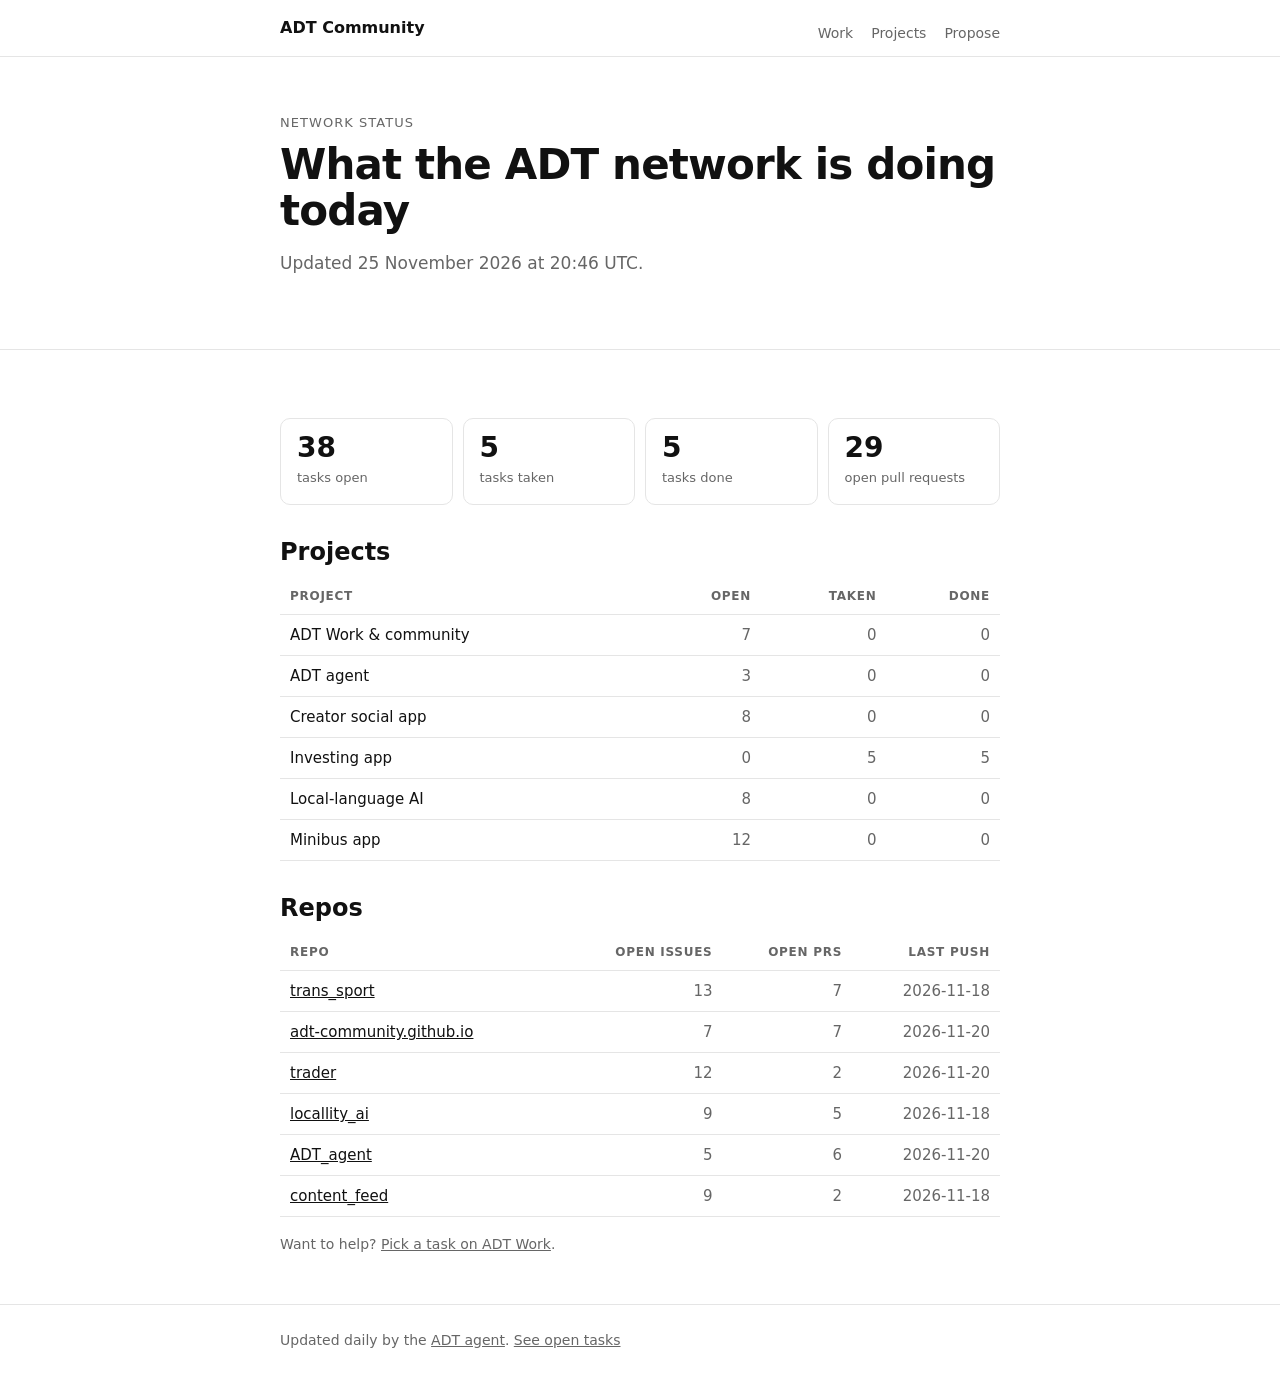
<file: status.html>
<!DOCTYPE html>
<html lang="en">
<head>
<meta charset="utf-8">
<meta name="viewport" content="width=device-width, initial-scale=1">
<title>Network status · ADT Community</title>
<meta name="description" content="Live status of the ADT network: tasks open, taken and done, and open pull requests in every repo.">
<link rel="stylesheet" href="style.css">
<style>
  .stats { display: grid; gap: 10px; margin: 20px 0 8px; grid-template-columns: repeat(auto-fit, minmax(130px, 1fr)); }
  .stat { border: 1px solid var(--line); border-radius: 10px; padding: 14px 16px; }
  .stat b { display: block; font-size: 28px; line-height: 1.1; color: var(--text); }
  .stat span { font-size: 13px; color: var(--muted); }
  .tablewrap { overflow-x: auto; margin-top: 12px; }
  table { width: 100%; border-collapse: collapse; font-size: 15px; }
  th, td { text-align: left; padding: 8px 10px; border-bottom: 1px solid var(--line); white-space: nowrap; }
  th { font-size: 12px; text-transform: uppercase; letter-spacing: .06em; color: var(--muted); font-weight: 600; }
  td { color: var(--muted); }
  td:first-child { color: var(--text); white-space: normal; }
  td.n, th.n { text-align: right; font-variant-numeric: tabular-nums; }
  .warn { color: var(--text); }
</style>
</head>
<body>
<nav><div class="wrap">
  <a class="logo" href="index.html">ADT Community</a>
  <ul><li><a href="work.html">Work</a></li><li><a href="index.html#projects">Projects</a></li><li><a href="propose.html">Propose</a></li></ul>
</div></nav>

<header><div class="wrap">
  <p class="kicker">Network status</p>
  <h1 style="font-size:clamp(28px,6vw,42px)">What the ADT network is doing today</h1>
  <p class="lead" id="updated">Loading status…</p>
</div></header>

<section><div class="wrap" id="status"></div></section>

<footer><div class="wrap">
  <span>Updated daily by the <a href="https://github.com/ADT-community/ADT_agent">ADT agent</a>. <a href="work.html">See open tasks</a></span>
</div></footer>

<script src="adt.js"></script>
<script>
(async () => {
  const box = document.getElementById("status"), updated = document.getElementById("updated");
  const n = v => (typeof v === "number" ? v.toLocaleString("en") : "–");
  try {
    const res = await fetch("status.json", { cache: "no-cache" });
    if (!res.ok) throw new Error("status.json " + res.status);
    const s = await res.json(), t = s.totals || {};
    const when = new Date(s.generated_at);
    updated.textContent = isNaN(when) ? "Updated daily." :
      `Updated ${when.toLocaleString("en-GB", { dateStyle: "long", timeStyle: "short", timeZone: "UTC" })} UTC.`;
    const stat = (v, label) => `<div class="stat"><b>${n(v)}</b><span>${label}</span></div>`;
    const projects = (s.projects || []).map(p => `<tr><td>${adtEsc(p.name)}</td>
      <td class="n">${n(p.open)}</td><td class="n">${n(p.taken)}</td><td class="n">${n(p.done)}</td></tr>`).join("");
    const repos = (s.repos || []).map(r => {
      const name = adtEsc(String(r.repo || "").split("/").pop());
      const link = `<a href="https://github.com/${adtEsc(r.repo)}">${name}</a>`;
      if (r.error) return `<tr><td>${link}</td><td class="n warn" colspan="3">Couldn't read today</td></tr>`;
      return `<tr><td>${link}</td><td class="n">${n(r.open_issues)}</td><td class="n">${n(r.open_pull_requests)}</td>
        <td class="n">${adtEsc(String(r.last_push || "").slice(0, 10))}</td></tr>`;
    }).join("");
    box.innerHTML = `
      <div class="stats">
        ${stat(t.open, "tasks open")}${stat(t.taken, "tasks taken")}${stat(t.done, "tasks done")}
        ${stat(t.open_pull_requests, "open pull requests")}
      </div>
      <h2 style="margin-top:32px">Projects</h2>
      <div class="tablewrap"><table>
        <thead><tr><th>Project</th><th class="n">Open</th><th class="n">Taken</th><th class="n">Done</th></tr></thead>
        <tbody>${projects}</tbody></table></div>
      <h2 style="margin-top:32px">Repos</h2>
      <div class="tablewrap"><table>
        <thead><tr><th>Repo</th><th class="n">Open issues</th><th class="n">Open PRs</th><th class="n">Last push</th></tr></thead>
        <tbody>${repos}</tbody></table></div>
      <p class="note">Want to help? <a href="work.html">Pick a task on ADT Work</a>.</p>`;
  } catch (e) {
    updated.textContent = "Couldn't load the network status right now. Please try again later.";
  }
})();
</script>
</body>
</html>
</file>
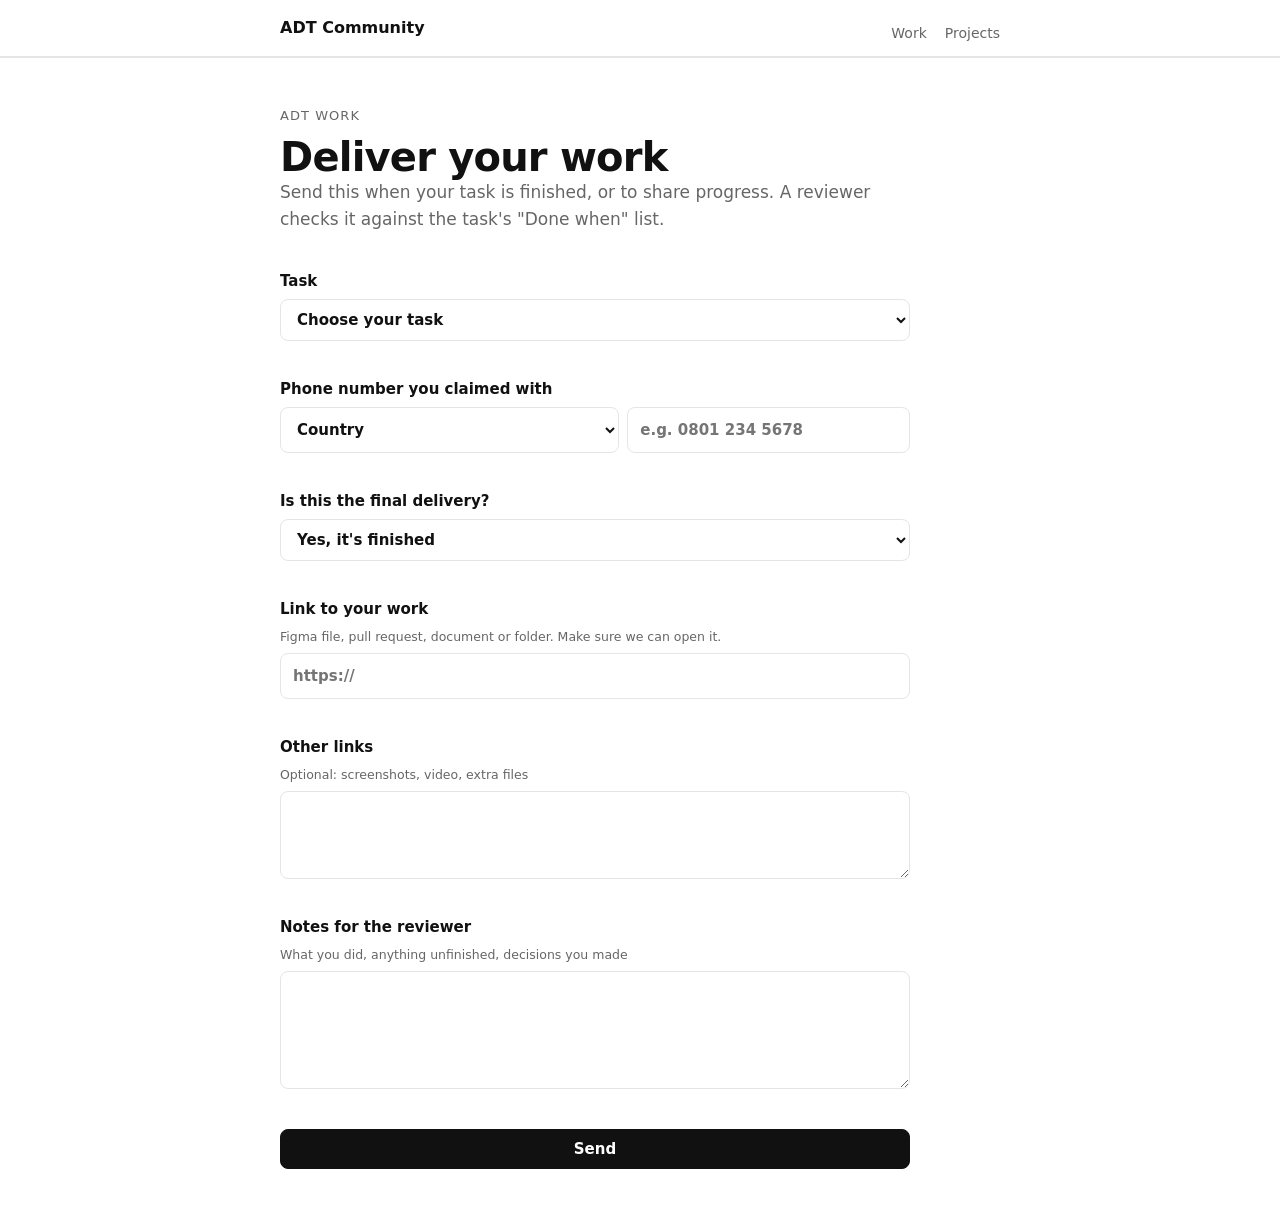
<file: submit.html>
<!DOCTYPE html>
<html lang="en">
<head>
<meta charset="utf-8">
<meta name="viewport" content="width=device-width, initial-scale=1">
<title>Deliver work · ADT Work</title>
<link rel="stylesheet" href="style.css">
<style>
  form { display: grid; gap: 16px; max-width: 560px; margin-top: 20px; }
  label { display: grid; gap: 6px; font-weight: 600; font-size: 15px; }
  label small { font-weight: 400; color: var(--muted); }
  input, select, textarea { font: inherit; padding: 10px 12px; border: 1px solid var(--line); border-radius: 8px; background: var(--bg); color: var(--text); }
  .phone { display: grid; grid-template-columns: minmax(0, 1.2fr) minmax(0, 1fr); gap: 8px; }
  .err { color: #b3261e; font-size: 14px; min-height: 1em; }
  .ok { border: 1px solid var(--line); border-radius: 10px; padding: 16px; }
</style>
</head>
<body>
<nav><div class="wrap">
  <a class="logo" href="index.html">ADT Community</a>
  <ul><li><a href="work.html">Work</a></li><li><a href="index.html#projects">Projects</a></li></ul>
</div></nav>

<section><div class="wrap">
  <p class="kicker">ADT Work</p>
  <h1 style="font-size:clamp(26px,5vw,40px)">Deliver your work</h1>
  <p class="lead">Send this when your task is finished, or to share progress. A reviewer checks it against the task's "Done when" list.</p>

  <form id="submit" novalidate>
    <input type="hidden" name="type" value="delivery">
    <label>Task <select name="task" id="task" required></select></label>
    <label>Phone number you claimed with
      <div class="phone">
        <select id="code" aria-label="Country code" required></select>
        <input id="local" inputmode="tel" placeholder="e.g. 0801 234 5678" aria-label="Phone number" required>
      </div>
    </label>
    <label>Is this the final delivery?
      <select name="stage" required>
        <option value="final">Yes, it's finished</option>
        <option value="progress">No, a progress update</option>
      </select>
    </label>
    <label>Link to your work <small>Figma file, pull request, document or folder. Make sure we can open it.</small>
      <input name="work_link" type="url" placeholder="https://" required>
    </label>
    <label>Other links <small>Optional: screenshots, video, extra files</small>
      <textarea name="other_links" rows="2"></textarea>
    </label>
    <label>Notes for the reviewer <small>What you did, anything unfinished, decisions you made</small>
      <textarea name="notes" rows="4" required></textarea>
    </label>
    <p class="err" id="err" role="alert"></p>
    <button class="btn primary" type="submit">Send</button>
  </form>
  <div id="done" hidden></div>
</div></section>

<script src="adt.js"></script>
<script>
(async () => {
  const id = new URLSearchParams(location.search).get("id");
  const sel = document.getElementById("task");
  adtPhoneSelect(document.getElementById("code"));
  try {
    const tasks = await adtLoadTasks();
    sel.innerHTML = '<option value="">Choose your task</option>' + tasks.map(t =>
      `<option value="${adtEsc(t.id)}">${adtEsc(t.title)}</option>`).join("");
    if (id) sel.value = id;
  } catch (e) { sel.innerHTML = '<option value="">Couldn\'t load tasks</option>'; }

  document.getElementById("submit").addEventListener("submit", async ev => {
    ev.preventDefault();
    const f = ev.target, err = document.getElementById("err");
    err.textContent = "";
    const phone = adtValidPhone(document.getElementById("code").value, document.getElementById("local").value);
    if (!sel.value) return (err.textContent = "Choose your task.");
    if (!phone) return (err.textContent = "Enter the African phone number you claimed with.");
    if (!f.checkValidity()) return (err.textContent = "Please add a valid link to your work and a short note.");
    const btn = f.querySelector("button"); btn.disabled = true; btn.textContent = "Sending…";
    try {
      const r = await adtSend(f, { phone, task_title: sel.options[sel.selectedIndex].text });
      if (r.notReady) { err.textContent = "Deliveries open very soon."; btn.disabled = false; btn.textContent = "Send"; return; }
      if (!r.ok) throw new Error();
      f.hidden = true;
      const done = document.getElementById("done"); done.hidden = false;
      done.innerHTML = '<div class="ok"><h3>Received</h3><p>A reviewer will check it within 3 days and message you. Approved work is paid in the next weekly payout run.</p><p><a href="work.html">Back to tasks</a></p></div>';
    } catch (e) {
      err.textContent = "Couldn't send. Check your connection and try again.";
      btn.disabled = false; btn.textContent = "Send";
    }
  });
})();
</script>
</body>
</html>
</file>
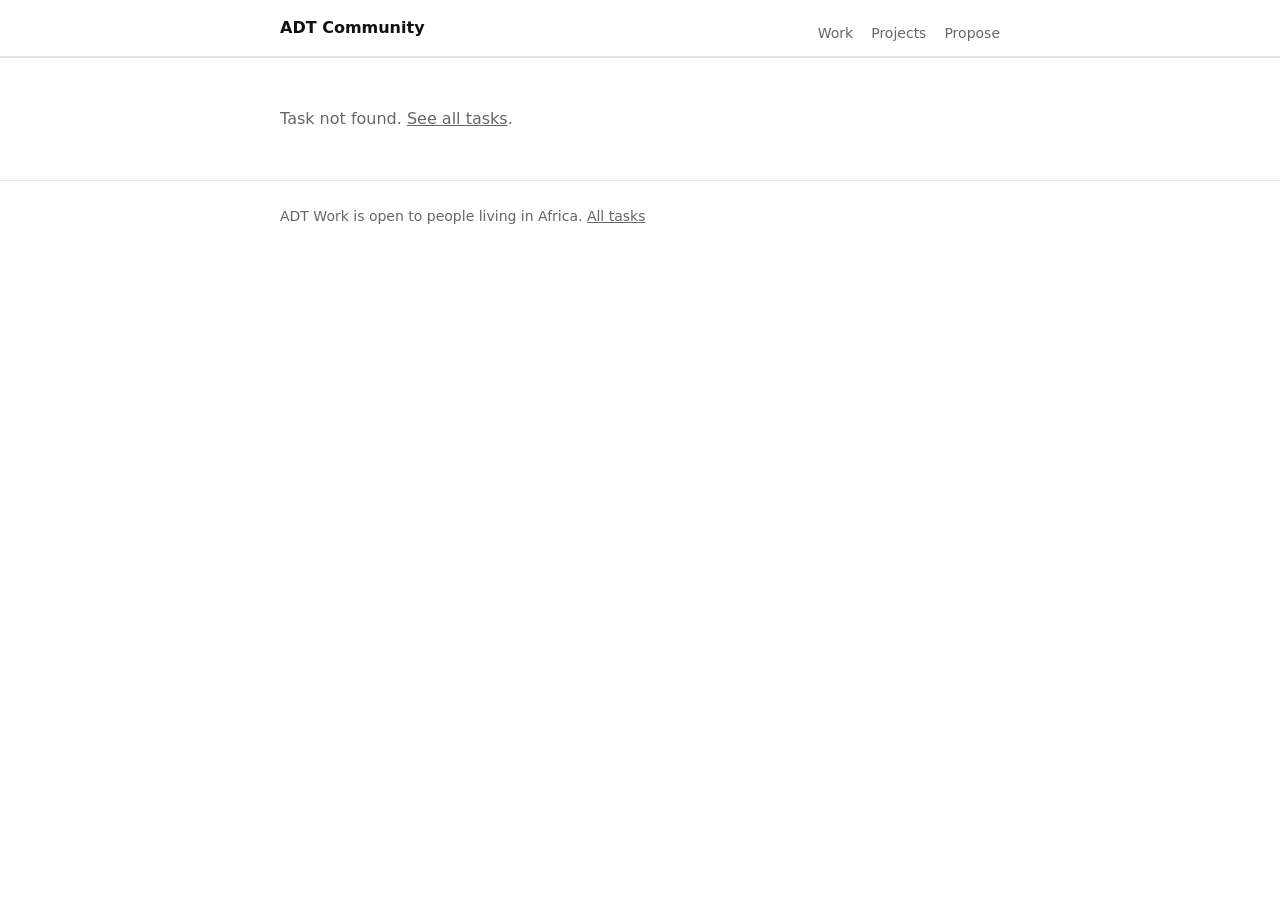
<file: task.html>
<!DOCTYPE html>
<html lang="en">
<head>
<meta charset="utf-8">
<meta name="viewport" content="width=device-width, initial-scale=1">
<title>Task · ADT Work</title>
<link rel="stylesheet" href="style.css">
<style>
  .meta { display: flex; flex-wrap: wrap; gap: 6px 16px; color: var(--muted); font-size: 14px; margin: 8px 0 20px; }
  .price { font-weight: 700; color: var(--text); }
  .block { margin: 26px 0; }
  .block h3 { margin-bottom: 8px; }
  .block ul { padding-left: 20px; }
  .block li { margin: 6px 0; }
  .sticky { position: sticky; bottom: 0; background: var(--bg); padding: 14px 0; border-top: 1px solid var(--line); }
</style>
</head>
<body>
<nav><div class="wrap">
  <a class="logo" href="index.html">ADT Community</a>
  <ul><li><a href="work.html">Work</a></li><li><a href="index.html#projects">Projects</a></li><li><a href="propose.html">Propose</a></li></ul>
</div></nav>

<section><div class="wrap" id="task"><p>Loading task…</p></div></section>

<footer><div class="wrap">
  <span>ADT Work is open to people living in Africa. <a href="work.html">All tasks</a></span>
</div></footer>

<script src="adt.js"></script>
<script>
(async () => {
  const id = new URLSearchParams(location.search).get("id");
  const box = document.getElementById("task");
  try {
    const t = (await adtLoadTasks()).find(x => x.id === id);
    if (!t) { box.innerHTML = '<p>Task not found. <a href="work.html">See all tasks</a>.</p>'; return; }
    document.title = `${t.title} · ADT Work`;
    const list = items => "<ul>" + items.map(i => `<li>${adtFmt(i)}</li>`).join("") + "</ul>";
    const open = t.status === "open";
    box.innerHTML = `
      <p class="kicker">${adtEsc(t.project)} · ${adtEsc(t.type)}</p>
      <h1 style="font-size:clamp(26px,5vw,40px)">${adtEsc(t.title)}</h1>
      <div class="meta">
        <span class="price">${t.paid ? "$" + t.reward : "Next wave"}</span>
        <span>About ${adtEsc(t.hours)} hours</span><span>${adtEsc(t.level)}</span>
        <span>${open ? "Open to claim" : "Taken"}</span>
      </div>
      <p class="lead">${adtFmt(t.deliverable)}</p>
      ${t.needs ? `<p class="note"><b>Needs first:</b> ${adtFmt(t.needs)}</p>` : ""}
      <div class="block"><h3>Why it matters</h3><p>${adtFmt(t.why)}</p></div>
      <div class="block"><h3>Must include</h3>${list(t.must)}</div>
      <div class="block"><h3>Done when</h3>${list(t.done)}</div>
      <div class="block"><h3>Not part of this task</h3><p>${adtFmt(t.out)}</p></div>
      <div class="block"><h3>Skills</h3><p>${adtFmt(t.skills)}</p></div>
      <div class="block"><h3>Reward</h3><p>${t.paid
        ? "$20, paid in the weekly payout run after your work is approved: work approved Monday to Sunday is paid by the following Wednesday to mobile money or bank. Payouts start on Wednesday 6 January 2027; work approved before then is paid in that first run."
        : "Next wave: this becomes a $20 task as funding comes in. You can take it now for the experience and public credit."}</p>
        <p class="note">You have 5 days to share progress and 14 days to deliver, or the task goes back to the pool.</p></div>
      <div class="sticky">${open
        ? `<a class="btn primary" href="claim.html?id=${encodeURIComponent(t.id)}">Claim this task</a>
           <a class="btn ghost" href="submit.html?id=${encodeURIComponent(t.id)}">Deliver work</a>`
        : `<a class="btn ghost" href="work.html">This task is taken. See other tasks</a>`}</div>`;
  } catch (e) {
    box.innerHTML = '<p>Couldn\'t load this task right now. Please try again.</p>';
  }
})();
</script>
</body>
</html>
</file>
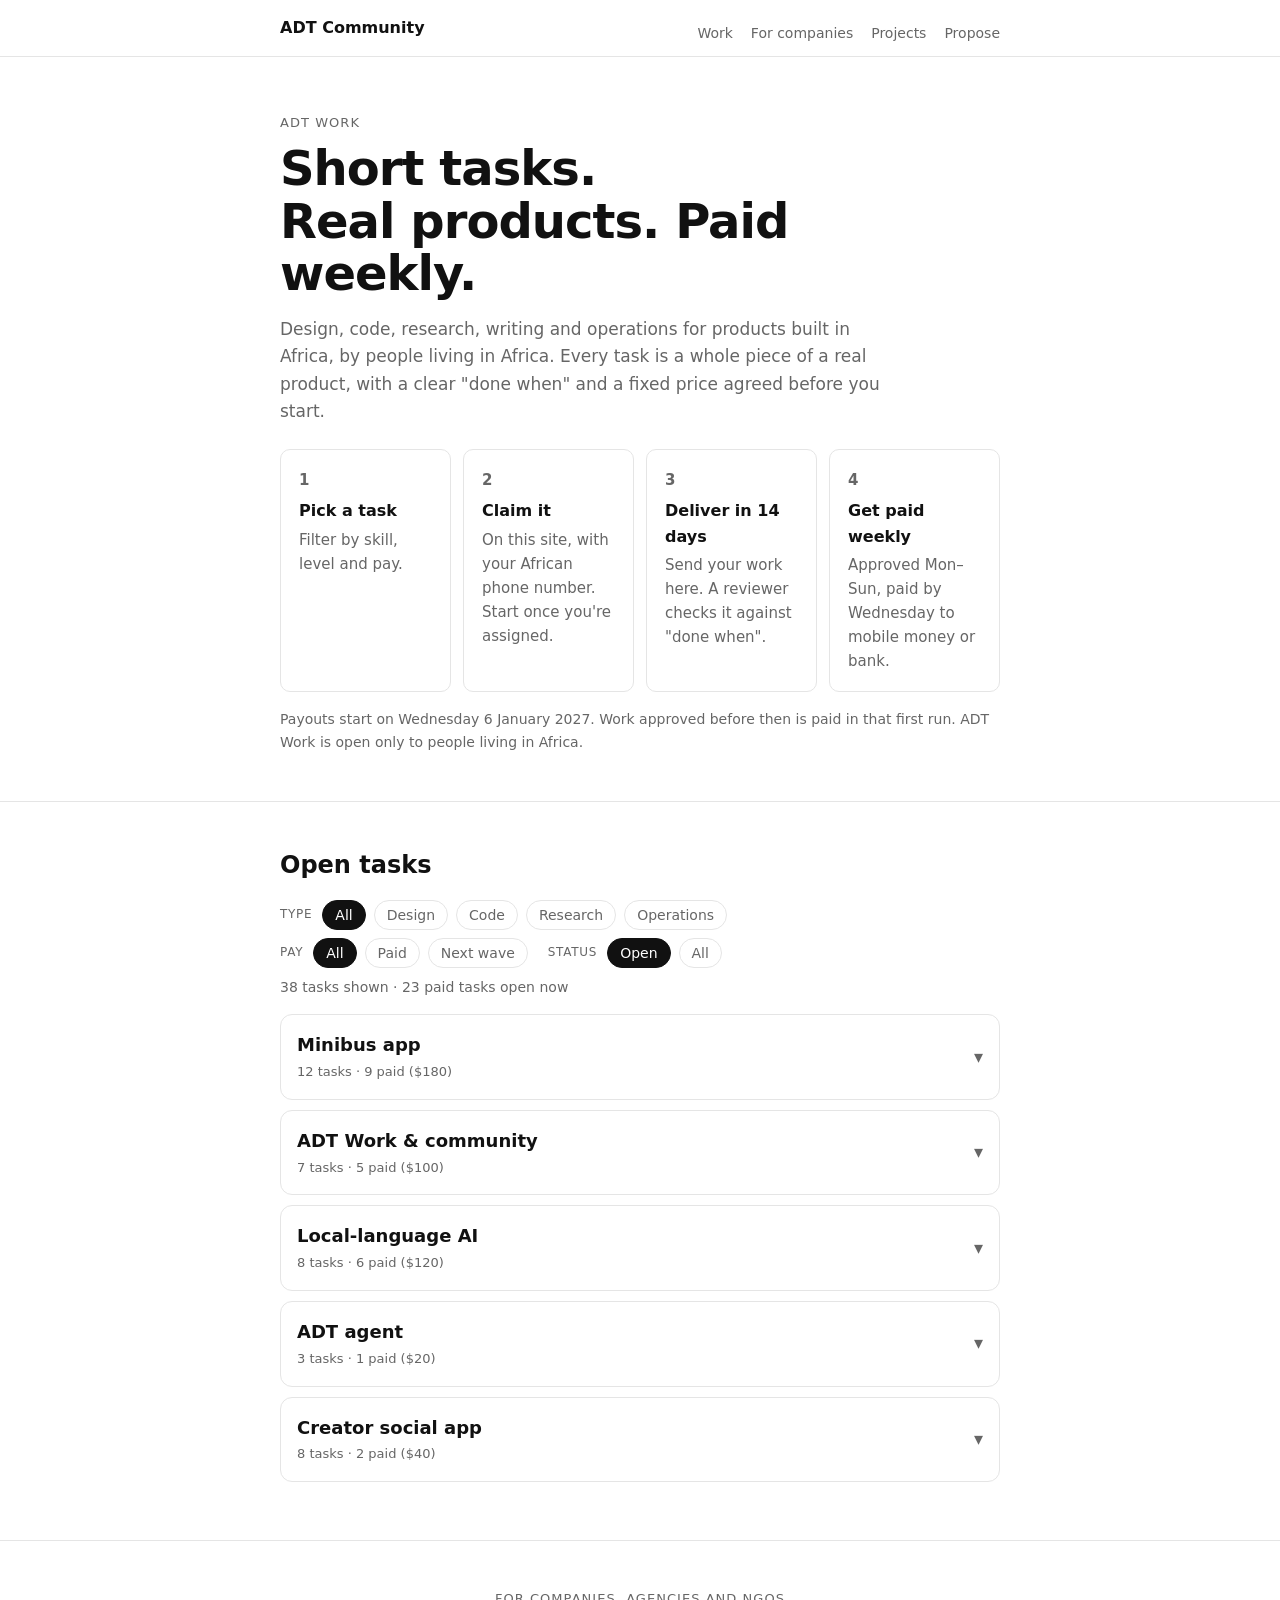
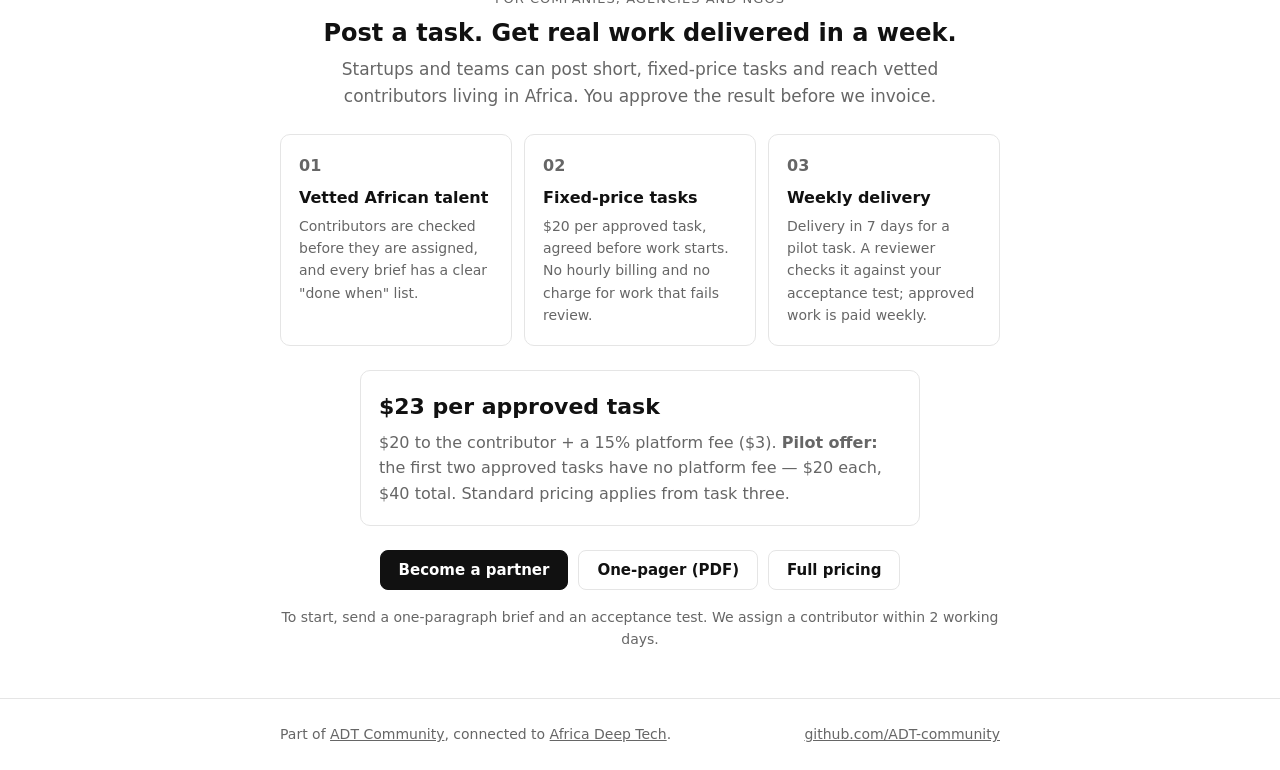
<file: work.html>
<!DOCTYPE html>
<html lang="en">
<head>
<meta charset="utf-8">
<meta name="viewport" content="width=device-width, initial-scale=1">
<title>ADT Work: paid tasks for African talent</title>
<meta name="description" content="Short, paid tasks in design, code, research, writing and operations. Pick one, ship it in 2 to 5 hours, get paid weekly.">
<link rel="stylesheet" href="style.css">
<style>
  .filters { display: flex; flex-wrap: wrap; gap: 8px; margin: 20px 0 8px; }
  .chip { border: 1px solid var(--line); background: none; color: var(--muted); border-radius: 999px; padding: 6px 12px;
          font: 500 14px system-ui, sans-serif; cursor: pointer; }
  .chip[aria-pressed="true"] { background: var(--text); color: var(--bg); border-color: var(--text); }
  .group { display: flex; flex-wrap: wrap; gap: 8px; align-items: center; margin-right: 12px; }
  .group small { font-size: 12px; color: var(--muted); text-transform: uppercase; letter-spacing: .06em; margin-right: 2px; }
  .count { font-size: 14px; margin: 8px 0 16px; }
  .tasks { display: grid; gap: 10px; }
  .task { display: block; border: 1px solid var(--line); border-radius: 10px; padding: 14px 16px; text-decoration: none; }
  .task:hover { border-color: var(--muted); }
  .task h3 { color: var(--text); font-size: 16px; margin: 4px 0 6px; }
  .meta { display: flex; flex-wrap: wrap; gap: 6px 14px; font-size: 13px; color: var(--muted); }
  .top { display: flex; justify-content: space-between; gap: 10px; font-size: 13px; color: var(--muted); }
  .price { font-weight: 700; color: var(--text); white-space: nowrap; }
  .price.next { font-weight: 500; color: var(--muted); }
  .taken { opacity: .55; }
  .proj { border: 1px solid var(--line); border-radius: 12px; margin: 10px 0; }
  .proj > summary { list-style: none; cursor: pointer; padding: 16px; display: flex; justify-content: space-between;
                    align-items: center; gap: 12px; }
  .proj > summary::-webkit-details-marker { display: none; }
  .proj > summary h3 { margin: 0; font-size: 18px; color: var(--text); }
  .proj > summary .sub { font-size: 13px; color: var(--muted); margin-top: 2px; }
  .proj > summary .chev { transition: transform .2s; color: var(--muted); font-size: 18px; }
  .proj[open] > summary .chev { transform: rotate(180deg); }
  .proj .tasks { padding: 0 12px 12px; }
  .steps { display: grid; gap: 12px; margin-top: 24px; grid-template-columns: repeat(auto-fit, minmax(160px, 1fr)); }
  .partner .grid { margin-top: 24px; text-align: left; }
  .partner .card p { font-size: 14px; }
  .partner-price { border: 1px solid var(--line); border-radius: 10px; padding: 18px; margin: 24px auto 0; max-width: 560px; text-align: left; }
  .partner-price .amount { display: block; font-size: 22px; font-weight: 700; color: var(--text); margin-bottom: 6px; }
  .partner .btns { margin-top: 24px; justify-content: center; }
</style>
</head>
<body>

<nav><div class="wrap">
  <a class="logo" href="index.html">ADT Community</a>
  <ul>
    <li><a href="work.html">Work</a></li>
    <li><a href="work.html#partners">For companies</a></li>
    <li><a href="index.html#projects">Projects</a></li>
    <li><a href="propose.html">Propose</a></li>
  </ul>
</div></nav>

<header class="hero"><div class="wrap">
  <p class="kicker">ADT Work</p>
  <h1>Short tasks.<br><em>Real products.</em> Paid weekly.</h1>
  <p class="lead">Design, code, research, writing and operations for products built in Africa, by people living in Africa. Every task is a whole piece of a real product, with a clear "done when" and a fixed price agreed before you start.</p>
  <div class="steps">
    <div class="card"><div class="num">1</div><h3>Pick a task</h3><p>Filter by skill, level and pay.</p></div>
    <div class="card"><div class="num">2</div><h3>Claim it</h3><p>On this site, with your African phone number. Start once you're assigned.</p></div>
    <div class="card"><div class="num">3</div><h3>Deliver in 14 days</h3><p>Send your work here. A reviewer checks it against "done when".</p></div>
    <div class="card"><div class="num">4</div><h3>Get paid weekly</h3><p>Approved Mon–Sun, paid by Wednesday to mobile money or bank.</p></div>
  </div>
  <p class="note">Payouts start on Wednesday 6 January 2027. Work approved before then is paid in that first run. ADT Work is open only to people living in Africa.</p>
</div></header>

<section id="tasks"><div class="wrap">
  <h2>Open tasks</h2>
  <div class="filters" id="filters"></div>
  <p class="count" id="count">Loading tasks…</p>
  <div id="list"></div>
</div></section>

<section class="cta partner" id="partners"><div class="wrap">
  <p class="kicker">For companies, agencies and NGOs</p>
  <h2>Post a task. Get real work delivered in a week.</h2>
  <p class="lead">Startups and teams can post short, fixed-price tasks and reach vetted contributors living in Africa. You approve the result before we invoice.</p>
  <div class="grid">
    <div class="card"><div class="num">01</div><h3>Vetted African talent</h3><p>Contributors are checked before they are assigned, and every brief has a clear "done when" list.</p></div>
    <div class="card"><div class="num">02</div><h3>Fixed-price tasks</h3><p>$20 per approved task, agreed before work starts. No hourly billing and no charge for work that fails review.</p></div>
    <div class="card"><div class="num">03</div><h3>Weekly delivery</h3><p>Delivery in 7 days for a pilot task. A reviewer checks it against your acceptance test; approved work is paid weekly.</p></div>
  </div>
  <div class="partner-price">
    <span class="amount">$23 per approved task</span>
    <p>$20 to the contributor + a 15% platform fee ($3). <b>Pilot offer:</b> the first two approved tasks have no platform fee — $20 each, $40 total. Standard pricing applies from task three.</p>
  </div>
  <div class="btns">
    <a class="btn primary" href="partner.html">Become a partner</a>
    <a class="btn ghost" href="docs/sales/one-pager.pdf">One-pager (PDF)</a>
    <a class="btn ghost" href="docs/sales/pricing.md">Full pricing</a>
  </div>
  <p class="note">To start, send a one-paragraph brief and an acceptance test. We assign a contributor within 2 working days.</p>
</div></section>

<footer><div class="wrap">
  <span>Part of <a href="index.html">ADT Community</a>, connected to <a href="https://africadeeptech.org">Africa Deep Tech</a>.</span>
  <a href="https://github.com/ADT-community">github.com/ADT-community</a>
</div></footer>

<script src="adt.js"></script>
<script>
const FILTERS = {
  type: ["All", "Design", "Code", "Research", "Operations"],
  pay: ["All", "Paid", "Next wave"],
  status: ["Open", "All"]
};
const state = { type: "All", pay: "All", status: "Open" };
const PROJECTS = ["Minibus app", "ADT Work & community", "Local-language AI", "Investing app", "ADT agent", "Creator social app"];
const openGroups = new Set();
let tasks = [];

function renderFilters() {
  const box = document.getElementById("filters");
  box.innerHTML = "";
  for (const [key, opts] of Object.entries(FILTERS)) {
    const g = document.createElement("div");
    g.className = "group";
    g.innerHTML = `<small>${key}</small>`;
    for (const o of opts) {
      const b = document.createElement("button");
      b.className = "chip";
      b.textContent = o;
      b.setAttribute("aria-pressed", state[key] === o);
      b.onclick = () => { state[key] = o; renderFilters(); renderList(); };
      g.appendChild(b);
    }
    box.appendChild(g);
  }
}

function renderList() {
  const shown = tasks.filter(t =>
    (state.type === "All" || t.type === state.type) &&
    (state.pay === "All" || (state.pay === "Paid" ? t.paid : !t.paid)) &&
    (state.status === "All" || t.status === "open"));
  const paidOpen = tasks.filter(t => t.paid && t.status === "open").length;
  document.getElementById("count").textContent =
    `${shown.length} task${shown.length === 1 ? "" : "s"} shown · ${paidOpen} paid task${paidOpen === 1 ? "" : "s"} open now`;
  const card = t => `
    <a class="task${t.status === "open" ? "" : " taken"}" href="task.html?id=${encodeURIComponent(t.id)}">
      <div class="top"><span>${adtEsc(t.type)}</span><span class="price${t.paid ? "" : " next"}">${t.paid ? "$" + t.reward : "Next wave"}</span></div>
      <h3>${adtEsc(t.title)}</h3>
      <div class="meta">
        <span>About ${adtEsc(t.hours)} hours</span>
        <span>${adtEsc(t.level)}</span>
        <span>${t.status === "open" ? "Open to claim" : "Taken"}</span>
      </div>
    </a>`;
  const names = [...PROJECTS, ...new Set(shown.map(t => t.project).filter(p => !PROJECTS.includes(p)))];
  const html = names.map(name => {
    const list = shown.filter(t => t.project === name);
    if (!list.length) return "";
    const paid = list.filter(t => t.paid);
    const money = paid.reduce((n, t) => n + (t.reward || 0), 0);
    return `<details class="proj" data-project="${adtEsc(name)}"${openGroups.has(name) ? " open" : ""}>
      <summary><div><h3>${adtEsc(name)}</h3>
        <div class="sub">${list.length} task${list.length === 1 ? "" : "s"} · ${paid.length} paid${money ? ` ($${money})` : ""}</div></div>
        <span class="chev" aria-hidden="true">▾</span></summary>
      <div class="tasks">${list.map(card).join("")}</div>
    </details>`;
  }).join("");
  const box = document.getElementById("list");
  box.innerHTML = html || `<p>No tasks match these filters.</p>`;
  box.querySelectorAll("details.proj").forEach(d => d.addEventListener("toggle", () => {
    d.open ? openGroups.add(d.dataset.project) : openGroups.delete(d.dataset.project);
  }));
}

renderFilters();
adtLoadTasks().then(t => { tasks = t; renderList(); }).catch(() => {
  document.getElementById("count").textContent = "Couldn't load tasks right now. Please try again.";
});
</script>
</body>
</html>
</file>
<file: style.css>
/* Minimal placeholder design. A designer bounty will replace this. */
:root { color-scheme: light dark; --bg: #fff; --text: #111; --muted: #666; --line: #e5e5e5; --soft: #f6f6f6; }
@media (prefers-color-scheme: dark) { :root { --bg: #111; --text: #eee; --muted: #999; --line: #2a2a2a; --soft: #1a1a1a; } }

* { box-sizing: border-box; margin: 0; padding: 0; }
body { background: var(--bg); color: var(--text); font: 16px/1.6 system-ui, -apple-system, "Segoe UI", Roboto, sans-serif; }
a { color: inherit; }
.wrap { max-width: 760px; margin: 0 auto; padding: 0 20px; }
h1 { font-size: clamp(32px, 7vw, 48px); line-height: 1.1; letter-spacing: -.02em; }
h2 { font-size: 24px; line-height: 1.25; margin-bottom: 8px; }
h3 { font-size: 16px; margin-bottom: 4px; }
p, li { color: var(--muted); }
h1 em { font-style: normal; }
code { font: 13px ui-monospace, Menlo, monospace; background: var(--soft); padding: 1px 5px; border-radius: 4px; color: var(--text); }
section { padding: 48px 0; border-top: 1px solid var(--line); }
.kicker { font-size: 13px; text-transform: uppercase; letter-spacing: .08em; margin-bottom: 8px; }
.lead { font-size: 17px; max-width: 600px; }
.note { font-size: 14px; margin-top: 16px; }

nav { border-bottom: 1px solid var(--line); }
nav .wrap { display: flex; align-items: center; justify-content: space-between; height: 56px; }
.logo { font-weight: 700; text-decoration: none; color: var(--text); }
.logo span { display: none; }
nav ul { display: flex; gap: 18px; list-style: none; }
nav ul a, nav a.back { color: var(--muted); text-decoration: none; font-size: 14px; }
nav ul a:hover { color: var(--text); }
@media (max-width: 640px) { nav ul { display: none; } }

.hero, header { padding: 56px 0 48px; border-top: 0; }
.hero .lead, header .lead { margin: 16px 0 24px; }
.btns { display: flex; gap: 10px; flex-wrap: wrap; }
.btn, button[type="submit"] { display: inline-block; padding: 10px 18px; border-radius: 8px; font: 600 15px system-ui, sans-serif;
  text-decoration: none; border: 1px solid var(--text); cursor: pointer; }
.btn.primary, button[type="submit"] { background: var(--text); color: var(--bg); }
.btn.ghost { background: none; color: var(--text); border-color: var(--line); }

.grid, .pay, .rules, .flag { display: grid; gap: 12px; margin-top: 24px; grid-template-columns: repeat(auto-fit, minmax(220px, 1fr)); }
.card, .fp, .panel { border: 1px solid var(--line); border-radius: 10px; padding: 18px; }
.num { font-weight: 700; margin-bottom: 6px; color: var(--muted); }
.tag { display: inline-block; font-size: 12px; font-weight: 600; margin-bottom: 8px; color: var(--muted); }
ul, ol { margin: 10px 0 0 18px; }
li { margin: 3px 0; font-size: 15px; }
li b { color: var(--text); }

.stages { display: grid; grid-template-columns: repeat(4, 1fr); margin-top: 24px; border: 1px solid var(--line); border-radius: 10px; }
.stage { padding: 16px; border-right: 1px solid var(--line); }
.stage:last-child { border-right: 0; }
.stage small { font-size: 12px; color: var(--muted); }
.stage p { font-size: 14px; }
@media (max-width: 640px) { .stages { grid-template-columns: 1fr 1fr; } .stage:nth-child(2) { border-right: 0; } .stage:nth-child(-n+2) { border-bottom: 1px solid var(--line); } }

.fp .no { display: block; font-size: 13px; color: var(--muted); margin-bottom: 6px; }
.fp h3 { font-size: 18px; }
.fp h3 a { text-decoration: none; }
.fp h3 a span { color: var(--muted) !important; font-size: 14px !important; }
.fp .sum { color: var(--text); margin: 2px 0 6px; }
.fp .earn { margin-top: 12px; padding-top: 10px; border-top: 1px solid var(--line); font-size: 14px; }
.fp .earn b { color: var(--text); }
.cta { text-align: center; }
.cta .lead { margin: 0 auto 20px; }
.cta .btns { justify-content: center; }
footer { border-top: 1px solid var(--line); padding: 24px 0; font-size: 14px; color: var(--muted); }
footer .wrap { display: flex; justify-content: space-between; gap: 12px; flex-wrap: wrap; }

/* propose page */
.layout { display: grid; grid-template-columns: 1.2fr .8fr; gap: 20px; padding-bottom: 56px; align-items: start; }
@media (max-width: 760px) { .layout { grid-template-columns: 1fr; } }
aside .panel + .panel { margin-top: 16px; }
label { display: block; font-weight: 600; font-size: 14px; margin: 16px 0 4px; }
.hint { font-size: 13px; margin-bottom: 6px; }
input, textarea { width: 100%; background: var(--bg); color: var(--text); border: 1px solid var(--line); border-radius: 8px;
  font: 15px system-ui, sans-serif; padding: 10px 12px; }
input:focus, textarea:focus { outline: 2px solid var(--text); outline-offset: -1px; }
textarea { min-height: 88px; resize: vertical; }
.req { color: var(--muted); }
.row { display: grid; grid-template-columns: 1fr 1fr; gap: 0 12px; }
@media (max-width: 520px) { .row { grid-template-columns: 1fr; } }
button[type="submit"] { width: 100%; margin-top: 20px; }
.small { font-size: 13px; margin-top: 10px; text-align: center; }
.err { font-size: 14px; margin-top: 10px; display: none; color: #c0392b; }
.list { display: grid; gap: 8px; margin-top: 14px; }
.prop { display: flex; gap: 12px; align-items: center; border: 1px solid var(--line); border-radius: 8px; padding: 10px 12px; text-decoration: none; color: var(--text); }
.prop:hover { border-color: var(--text); }
.votes { min-width: 40px; text-align: center; font-weight: 700; font-size: 18px; line-height: 1; }
.votes small { display: block; font-weight: 400; font-size: 11px; color: var(--muted); margin-top: 3px; }
.prop h3 { font-size: 15px; font-weight: 600; margin: 0; }
.meta { font-size: 13px; color: var(--muted); }
.empty { font-size: 14px; padding: 12px 0; }
.steps { font-size: 15px; }
</file>
<file: invest/styles.css>
:root {
  --bg: #f6f7f5; --card: #ffffff; --ink: #11181c; --muted: #5d6a66; --line: #e2e6e3;
  --brand: #0b6e4f; --brand-ink: #ffffff; --gold: #c98a00; --up: #0a7d3e; --down: #c62828;
  --radius: 14px; --tab-h: 62px;
}
* { box-sizing: border-box; }
html, body { margin: 0; background: var(--bg); color: var(--ink);
  font: 16px/1.45 system-ui, -apple-system, "Segoe UI", Roboto, sans-serif; -webkit-text-size-adjust: 100%; }
button, input, select { font: inherit; color: inherit; }
a { color: var(--brand); }
.practice-bar { background: #fff4d6; color: #6b4b00; font-size: 12px; font-weight: 600; text-align: center; padding: 4px 8px; }
.top { position: sticky; top: 0; z-index: 5; display: flex; align-items: center; gap: 10px; padding: 10px 16px;
  background: var(--bg); border-bottom: 1px solid var(--line); }
.top h1 { font-size: 18px; margin: 0; flex: 1; white-space: nowrap; overflow: hidden; text-overflow: ellipsis; }
.cash { font-size: 13px; color: var(--muted); white-space: nowrap; }
.icon { background: none; border: 0; font-size: 22px; padding: 4px 8px; margin-left: -8px; cursor: pointer; }
main { padding: 14px 16px calc(var(--tab-h) + 24px); max-width: 640px; margin: 0 auto; outline: none; }
.tabs { position: fixed; bottom: 0; left: 0; right: 0; z-index: 6; display: flex; height: var(--tab-h);
  background: var(--card); border-top: 1px solid var(--line); padding-bottom: env(safe-area-inset-bottom); }
.tabs a { flex: 1; display: flex; flex-direction: column; align-items: center; justify-content: center; gap: 2px;
  text-decoration: none; color: var(--muted); font-size: 12px; font-weight: 600; }
.tabs a span { font-size: 20px; line-height: 1; }
.tabs a.on { color: var(--brand); }
.card { background: var(--card); border: 1px solid var(--line); border-radius: var(--radius); padding: 16px; margin-bottom: 12px; }
h2 { font-size: 17px; margin: 18px 0 8px; }
.big { font-size: 34px; font-weight: 800; letter-spacing: -0.02em; line-height: 1.1; }
.sub { color: var(--muted); font-size: 14px; }
.up { color: var(--up); } .down { color: var(--down); }
.row { display: flex; align-items: center; gap: 12px; padding: 12px 0; border-bottom: 1px solid var(--line); text-decoration: none; color: inherit; }
.row:last-child { border-bottom: 0; }
.logo { width: 40px; height: 40px; border-radius: 12px; display: grid; place-items: center; font-weight: 800; font-size: 13px;
  background: #e6f2ed; color: var(--brand); flex: none; }
.logo.us { background: #e8eefc; color: #2747a8; }
.grow { flex: 1; min-width: 0; }
.grow b { display: block; white-space: nowrap; overflow: hidden; text-overflow: ellipsis; }
.right { text-align: right; white-space: nowrap; }
.btn { display: inline-flex; align-items: center; justify-content: center; min-height: 48px; padding: 0 18px; border-radius: 12px;
  border: 1px solid var(--brand); background: var(--brand); color: var(--brand-ink); font-weight: 700; cursor: pointer; text-decoration: none; }
.btn.ghost { background: transparent; color: var(--brand); }
.btn.red { background: var(--down); border-color: var(--down); }
.btn.block { width: 100%; }
.btn:disabled { opacity: .45; cursor: not-allowed; }
.pair { display: grid; grid-template-columns: 1fr 1fr; gap: 10px; }
.chips { display: flex; gap: 8px; overflow-x: auto; padding: 4px 0 8px; scrollbar-width: none; }
.chip { flex: none; border: 1px solid var(--line); background: var(--card); border-radius: 999px; padding: 8px 14px; font-size: 14px; font-weight: 600; cursor: pointer; }
.chip.on { background: var(--ink); color: #fff; border-color: var(--ink); }
.search { width: 100%; padding: 12px 14px; border: 1px solid var(--line); border-radius: 12px; background: var(--card); }
.chart { width: 100%; height: 170px; display: block; }
.ranges { display: flex; gap: 6px; margin-top: 6px; }
.ranges .chip { padding: 6px 12px; font-size: 13px; }
.kv { display: grid; grid-template-columns: 1fr 1fr; gap: 10px; }
.kv div { background: var(--bg); border-radius: 10px; padding: 10px; }
.kv small { display: block; color: var(--muted); font-size: 12px; }
label.f { display: grid; gap: 6px; font-weight: 600; margin-bottom: 12px; }
label.f input, label.f select { padding: 12px; border: 1px solid var(--line); border-radius: 10px; background: var(--card); min-height: 48px; }
.phone { display: grid; grid-template-columns: 1.1fr 1fr; gap: 8px; }
.err { color: var(--down); font-size: 14px; min-height: 1.2em; }
.sheet-bg { position: fixed; inset: 0; background: rgba(0,0,0,.4); z-index: 9; }
.sheet { position: fixed; left: 0; right: 0; bottom: 0; z-index: 10; background: var(--card); border-radius: 18px 18px 0 0;
  padding: 18px 16px calc(18px + env(safe-area-inset-bottom)); max-height: 88vh; overflow-y: auto; max-width: 640px; margin: 0 auto; }
.sheet h3 { margin: 0 0 4px; font-size: 19px; }
.amount { font-size: 34px; font-weight: 800; width: 100%; border: 0; border-bottom: 2px solid var(--line); padding: 6px 0; background: none; }
.amount:focus { outline: none; border-color: var(--brand); }
.line { display: flex; justify-content: space-between; padding: 6px 0; font-size: 15px; }
.line.total { font-weight: 800; border-top: 1px solid var(--line); margin-top: 4px; padding-top: 10px; }
.seg { display: flex; background: var(--bg); border-radius: 10px; padding: 3px; margin: 10px 0; }
.seg button { flex: 1; border: 0; background: none; padding: 9px; border-radius: 8px; font-weight: 700; cursor: pointer; }
.seg button.on { background: var(--card); box-shadow: 0 1px 2px rgba(0,0,0,.08); }
.toast { position: fixed; left: 16px; right: 16px; bottom: calc(var(--tab-h) + 14px); z-index: 11; background: var(--ink); color: #fff;
  padding: 12px 14px; border-radius: 12px; font-weight: 600; max-width: 608px; margin: 0 auto; }
.star { background: none; border: 0; font-size: 24px; cursor: pointer; color: var(--gold); padding: 4px; }
.empty { text-align: center; color: var(--muted); padding: 22px 8px; }
.lesson p { font-size: 17px; }
.quiz button { display: block; width: 100%; text-align: left; margin: 6px 0; padding: 12px; border: 1px solid var(--line);
  border-radius: 10px; background: var(--card); cursor: pointer; }
.quiz button.right { border-color: var(--up); background: #e7f5ec; }
.quiz button.wrong { border-color: var(--down); background: #fdecec; }
.welcome { min-height: 70vh; display: flex; flex-direction: column; justify-content: center; }
.welcome .big { font-size: 30px; }
.badge { display: inline-block; font-size: 11px; font-weight: 700; padding: 2px 7px; border-radius: 6px; background: var(--bg); color: var(--muted); vertical-align: middle; }
@media (prefers-reduced-motion: no-preference) { .sheet { animation: up .18s ease-out; } @keyframes up { from { transform: translateY(30px); opacity: .6; } } }
</file>
